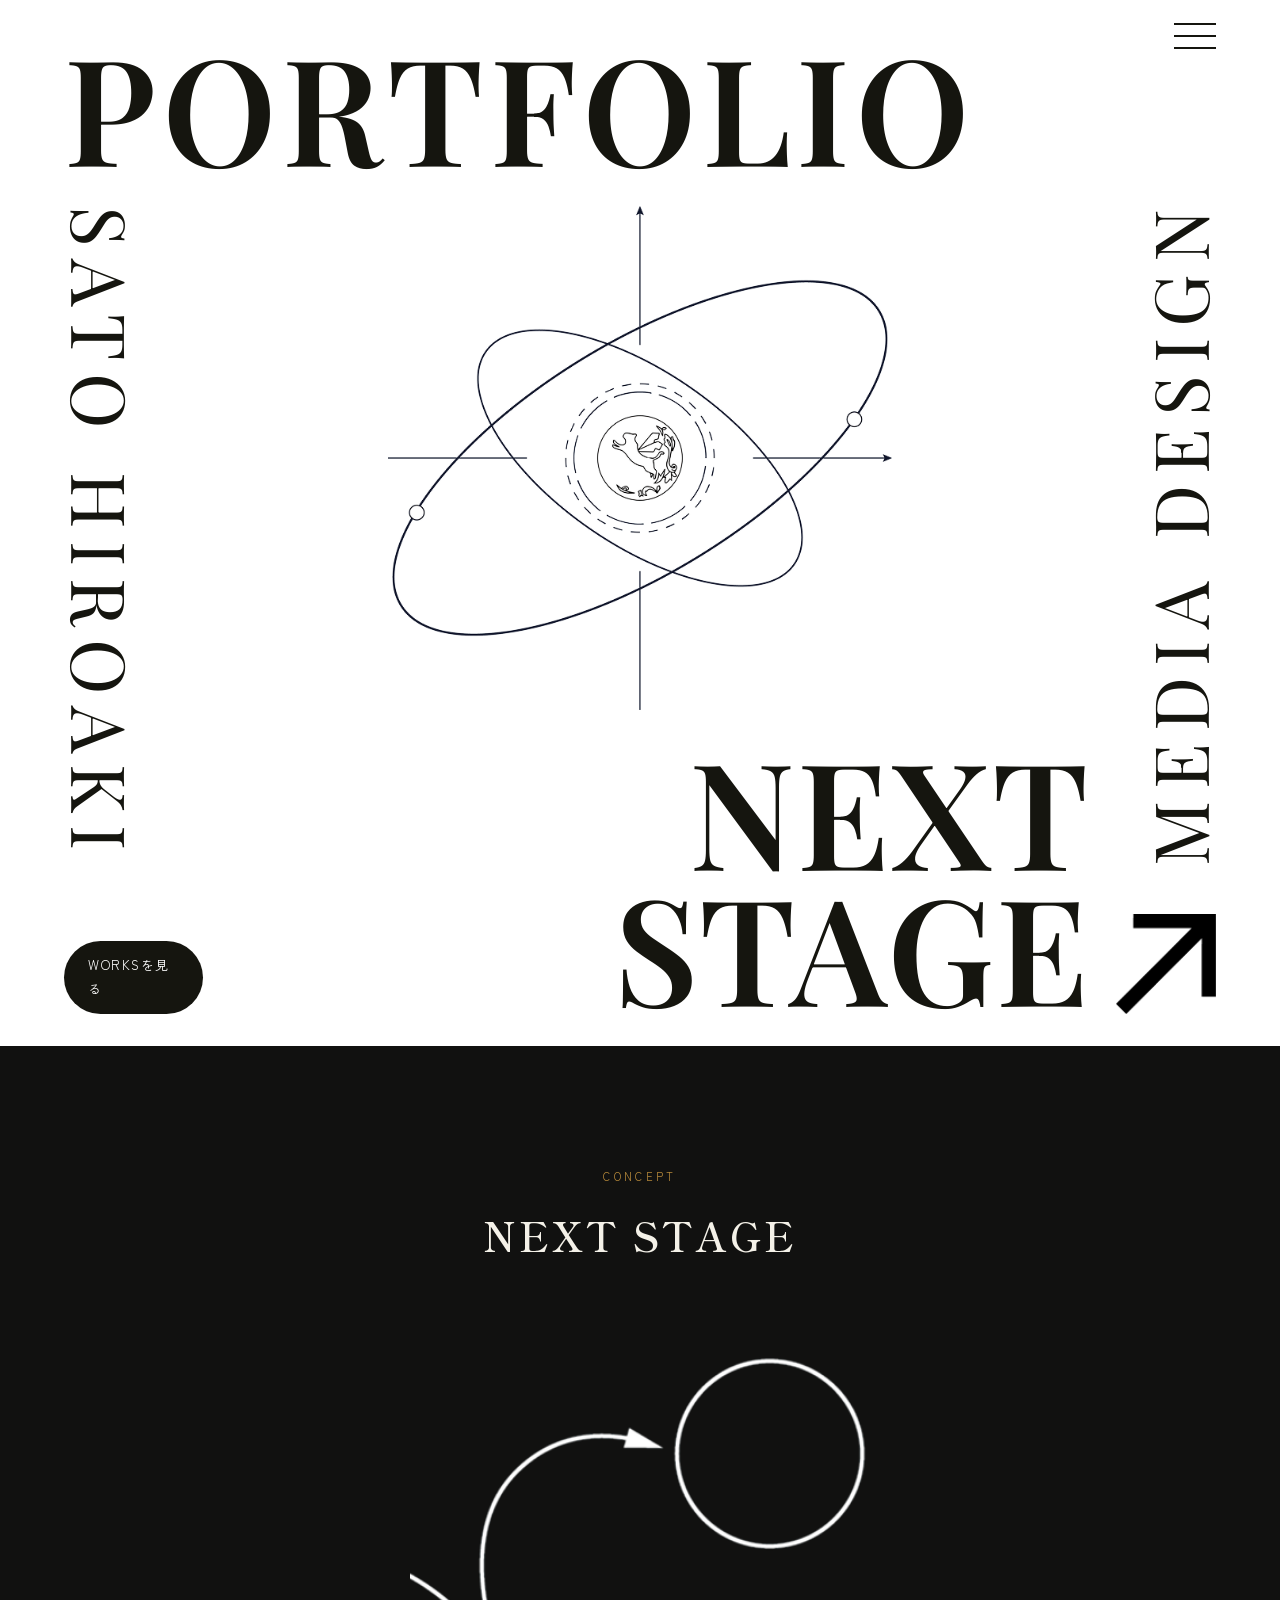
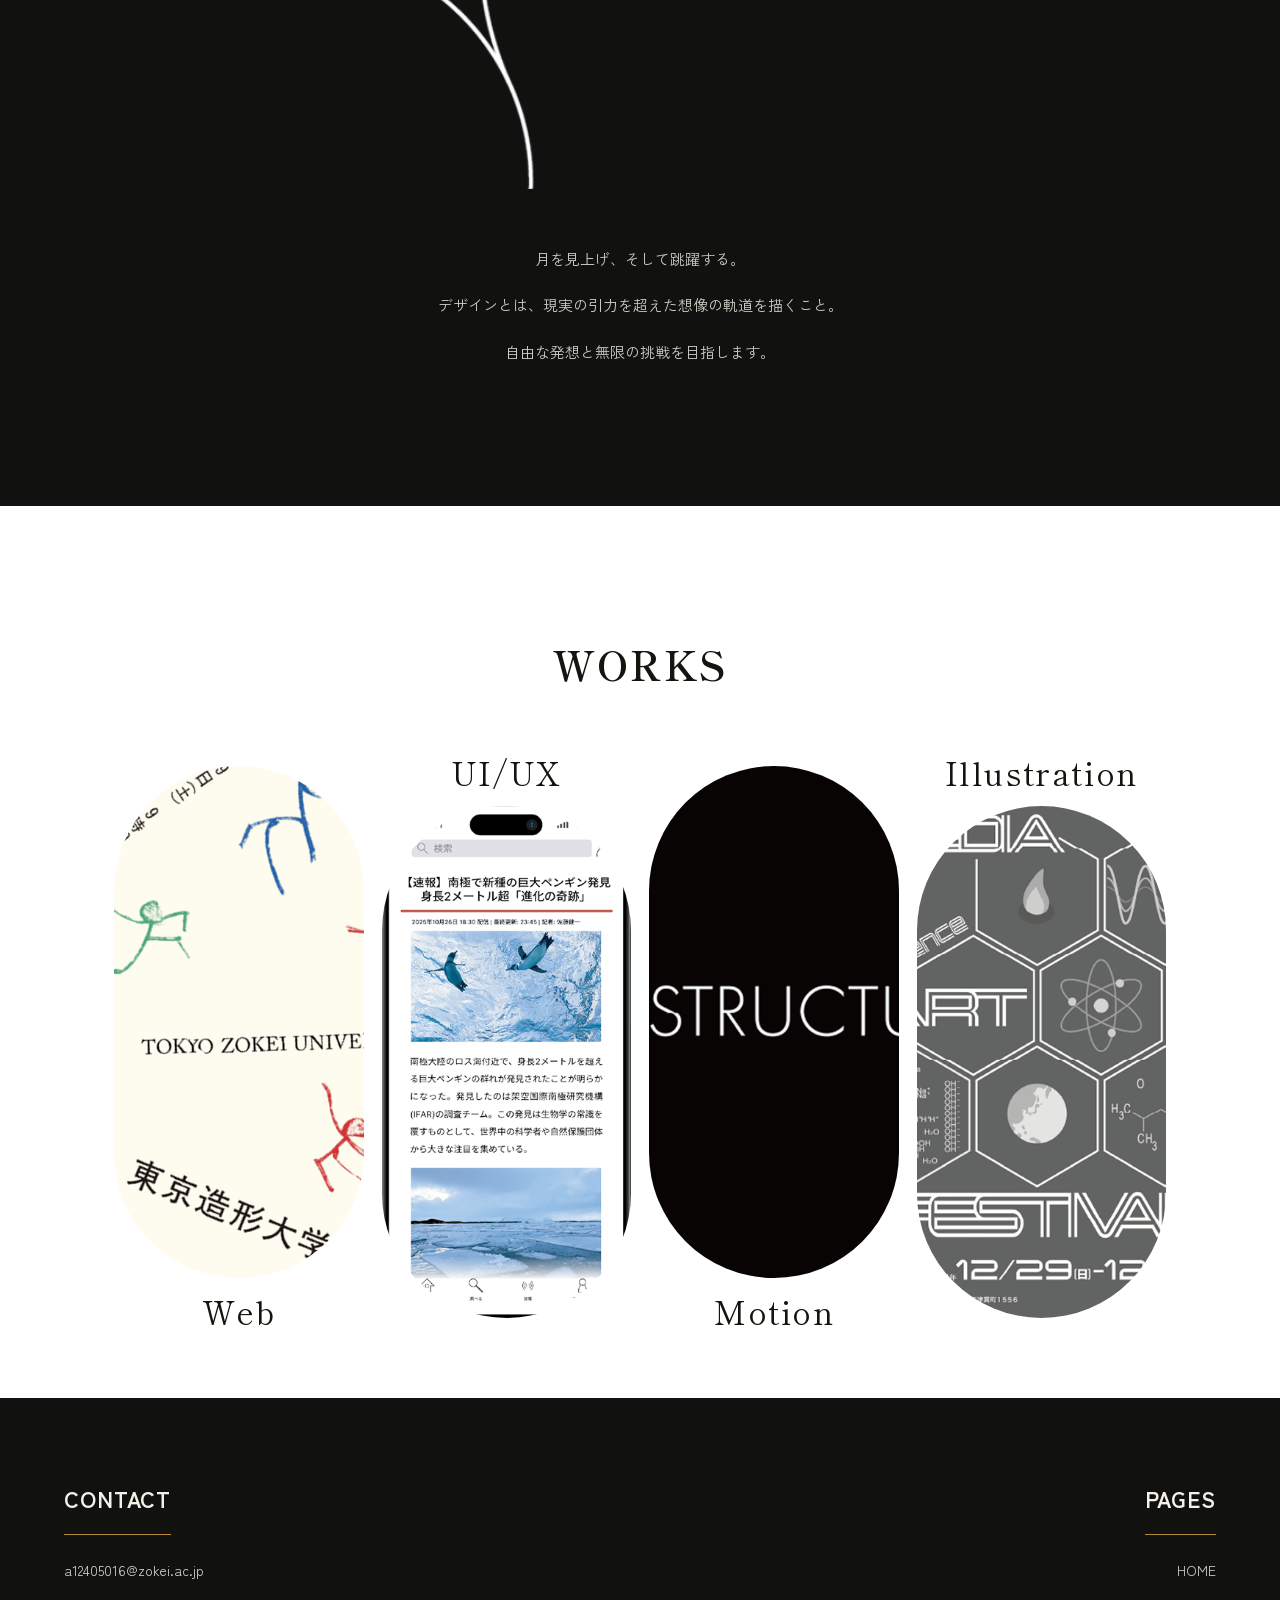
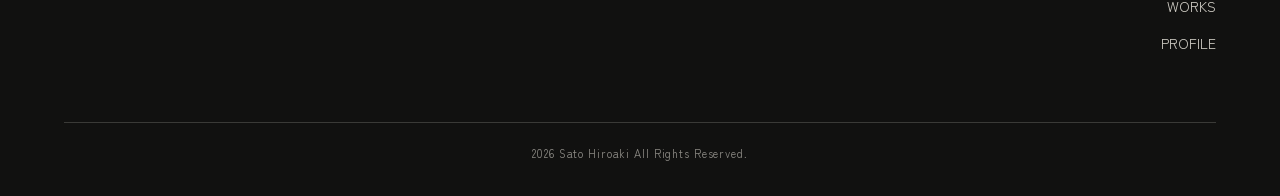
<file: index.html>
<!DOCTYPE html>
<html lang="ja">

<head>
  <meta charset="UTF-8">
  <meta name="viewport" content="width=device-width, initial-scale=1.0">
  <title>PORTFOLIO | Sato Hiroaki</title>
  <meta name="robots" content="noindex">
  <meta name="description" content="Sato Hiroakiのポートフォリオサイトです。イラスト、Web、UI/UX、モーションデザインなどの作品を紹介しています。">
  <meta name="author" content="Sato Hiroaki">
  <meta name="title" content="Sato Hiroaki Portfolio">
  <link rel="preconnect" href="https://fonts.googleapis.com">
  <link rel="preconnect" href="https://fonts.gstatic.com" crossorigin>
  <link
    href="https://fonts.googleapis.com/css2?family=Playfair+Display:wght@400;500;600;700&family=Shippori+Mincho:wght@500;600;700&family=Zen+Kaku+Gothic+New:wght@400;500;700&display=swap"
    rel="stylesheet">
  <link rel="icon" href="images/favicon.png">
  <link rel="stylesheet" href="css/style.css">
  <link rel="stylesheet" href="css/footer.css">
</head>

<body class="is-loading">

  <!-- ============ HEADER ============ -->
  <header class="site-header home-header">
    <button class="menu-btn" aria-label="メニューを開く" aria-expanded="false" aria-controls="global-nav">
      <span></span><span></span><span></span>
    </button>
  </header>

  <nav class="nav-overlay" id="global-nav">
    <ul>
      <li><a href="index.html">HOME</a></li>
      <li><a href="html/works.html">WORKS</a></li>
      <li><a href="html/profile.html">PROFILE</a></li>
    </ul>
  </nav>

  <!-- ============ HERO ============ -->
  <section class="hero">
    <div class="hero-brand">
      <a class="logo" href="index.html">PORTFOLIO</a>
    </div>
    <div class="hero-vert left">SATO HIROAKI</div>
    <div class="hero-vert right">MEDIA DESIGN</div>

    <div class="orbit-wrap">
      <img class="orbit" src="images/heroimage.png" alt="">
    </div>

    <div class="hero-foot">
      <div class="hero-title">
        <a class="pill-btn" href="html/works.html">WORKSを見る</a>
        <h1>NEXT STAGE</h1>
        <a class="arrow-badge" href="html/works.html" aria-label="WORKSへ">
          <img src="images/arrow.png" alt="">
        </a>
      </div>
    </div>
  </section>

  <!-- ============ CONCEPT ============ -->
  <section class="concept">
    <div class="wrap">
      <span class="eyebrow">CONCEPT</span>
      <h2>NEXT STAGE</h2>

      <div class="concept-orbit">
        <img src="images/nextstageicon.png" alt="NEXT STAGE" class="concept-orbit-img">
      </div>

      <div class="concept-copy">
        <p>月を見上げ、そして跳躍する。</p>
        <p>デザインとは、現実の引力を超えた想像の軌道を描くこと。</p>
        <p>自由な発想と無限の挑戦を目指します。</p>
      </div>
    </div>
  </section>

  <!-- ============ WORKS PREVIEW ============ -->
  <section class="works-preview">
    <div class="wrap">
      <h2 class="section-title">WORKS</h2>
      <div class="pill-grid">
        <a class="pill-card on-light" href="html/works.html#website">
          <div class="ph2"></div>
          <span>Web</span>
        </a>
        <a class="pill-card on-light" href="html/works.html#uiux">
          <div class="ph3"></div>
          <span>UI/UX</span>
        </a>
        <a class="pill-card on-dark" href="html/works.html#motion">
          <div class="ph4"></div>
          <span>Motion</span>
        </a>
        <a class="pill-card on-light" href="html/works.html#illustration">
          <div class="ph1"></div>
          <span>Illustration</span>
        </a>
      </div>
    </div>
  </section>

  <footer class="site-footer">
    <div class="footer-grid">
      <div class="footer-col">
        <h3>CONTACT</h3>
        <a href="mailto:a12405016@zokei.ac.jp">a12405016@zokei.ac.jp</a>
      </div>
      <div class="footer-col right">
        <h3>PAGES</h3>
        <a href="index.html">HOME</a>
        <a href="html/works.html">WORKS</a>
        <a href="html/profile.html">PROFILE</a>
      </div>
    </div>
    <div class="footer-bottom">2026 Sato Hiroaki All Rights Reserved.</div>
  </footer>


  <div id="loading" aria-hidden="true">
    <div class="loading-inner">
      <div class="loading-ring-wrap">
        <svg class="loading-ring" viewBox="0 0 240 240" width="200" height="200">
          <circle class="ring-track" cx="120" cy="120" r="100" />
          <circle class="ring-dash" cx="120" cy="120" r="118" />
          <circle class="ring-progress" cx="120" cy="120" r="100" transform="rotate(-90 120 120)" />
          <circle class="ring-dot" cx="120" cy="20" r="5" />
        </svg>
        <img src="images/profileicon.png" alt="" class="loading-icon">
      </div>
      <div class="loading-percent">0%</div>
    </div>
  </div>

  <script src="js/script.js"></script>
</body>

</html>
</file>
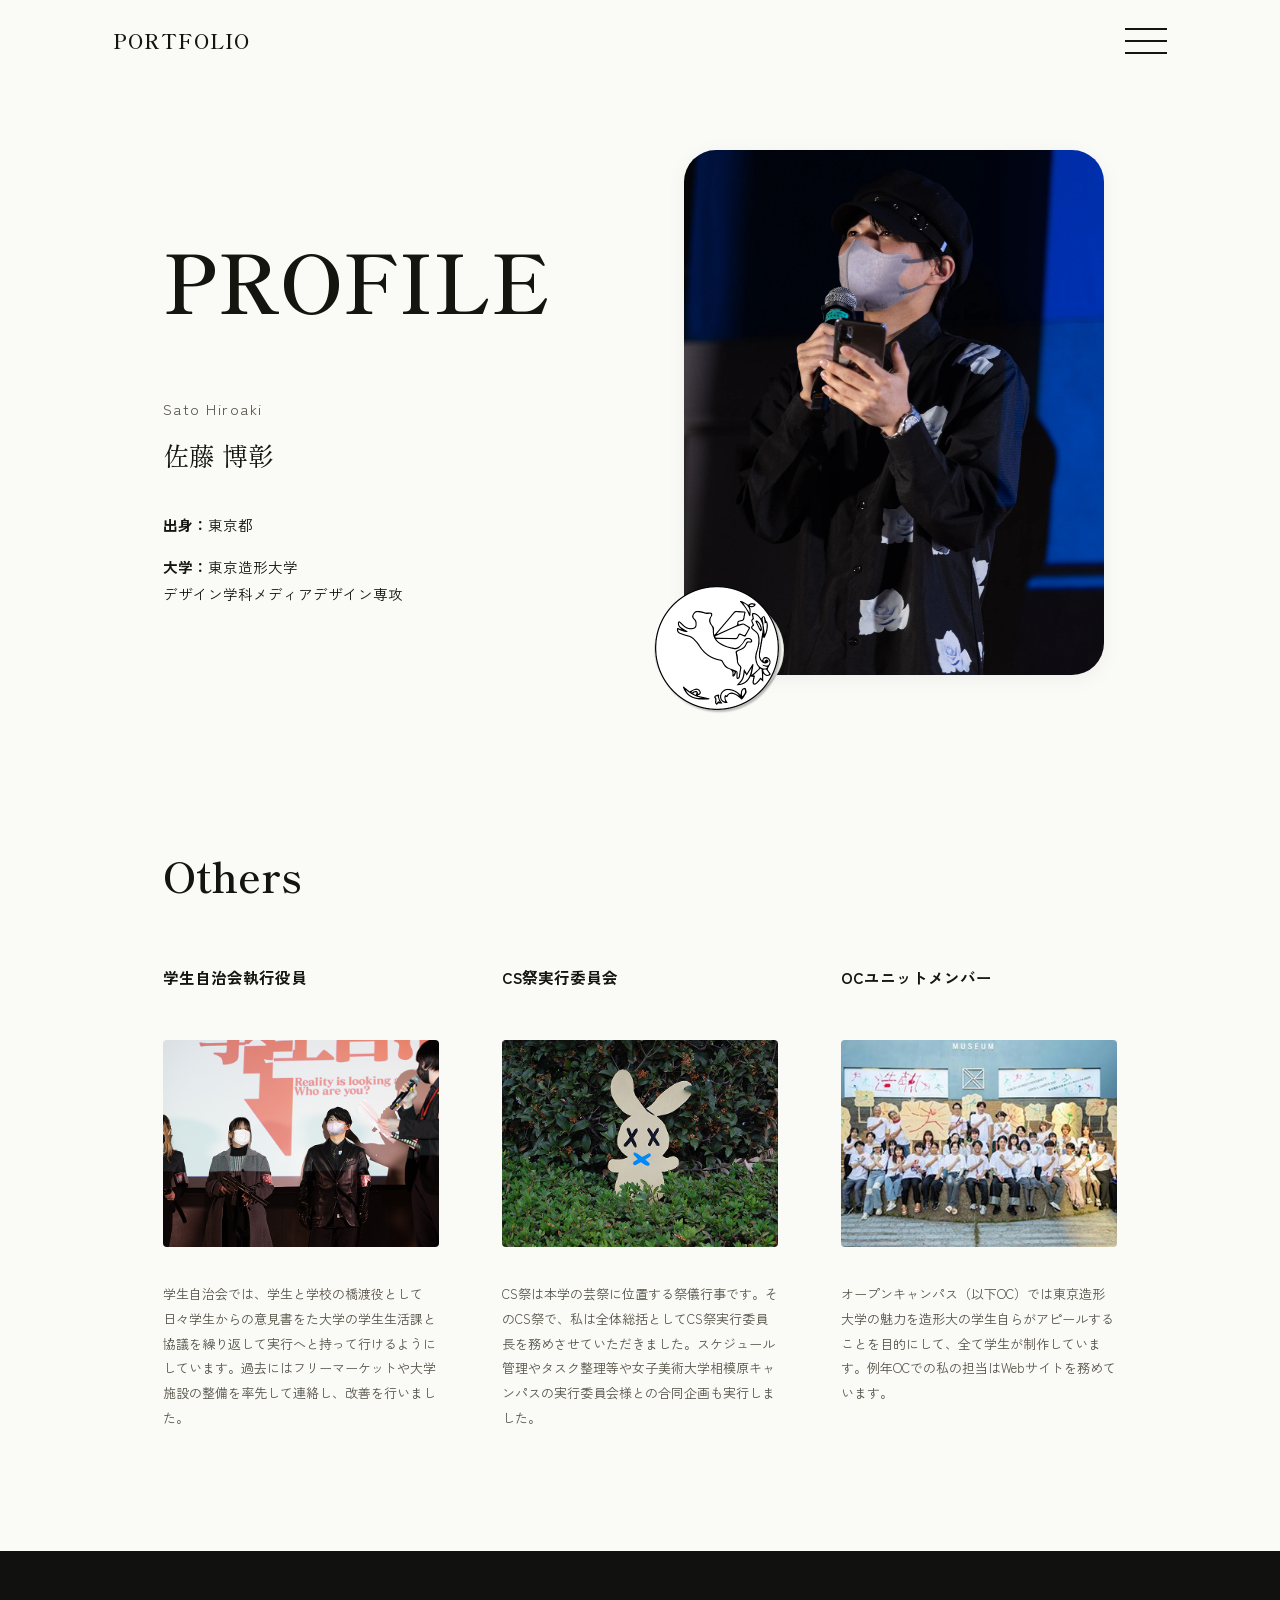
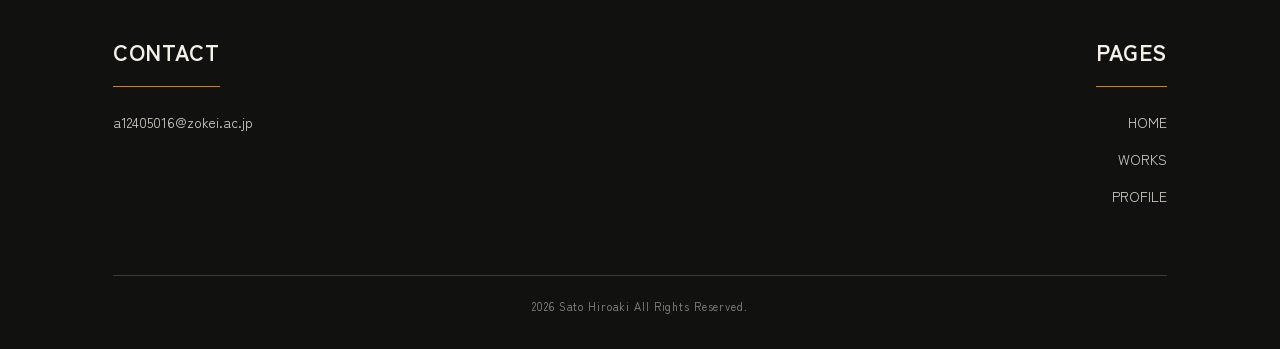
<file: html/profile.html>
<!DOCTYPE html>
<html lang="ja">

<head>
  <meta charset="UTF-8">
  <meta name="viewport" content="width=device-width, initial-scale=1.0">
  <title>PROFILE | Sato Hiroaki</title>
  <link rel="preconnect" href="https://fonts.googleapis.com">
  <link rel="preconnect" href="https://fonts.gstatic.com" crossorigin>
  <link
    href="https://fonts.googleapis.com/css2?family=Shippori+Mincho:wght@500;600;700&family=Zen+Kaku+Gothic+New:wght@400;500;700&display=swap"
    rel="stylesheet">
  <link rel="icon" href="../images/favicon.png">
  <link rel="stylesheet" href="../css/profile.css">
  <link rel="stylesheet" href="../css/footer.css">

</head>

<body>

  <header class="site-header">
    <a class="logo" href="../index.html">PORTFOLIO</a>
    <button class="menu-btn" aria-label="メニューを開く" aria-expanded="false" aria-controls="global-nav">
      <span></span><span></span><span></span>
    </button>
  </header>

  <nav class="nav-overlay" id="global-nav">
    <ul>
      <li><a href="../index.html">HOME</a></li>
      <li><a href="works.html">WORKS</a></li>
      <li><a href="profile.html">PROFILE</a></li>
    </ul>
  </nav>

  <section class="profile-hero">
    <div>
      <h1>PROFILE</h1>
      <div class="profile-name">
        <span class="en">Sato Hiroaki</span>
        <span class="jp">佐藤 博彰</span>
      </div>
      <div class="profile-facts">
        <p><b>出身：</b>東京都</p>
        <p><b>大学：</b>東京造形大学<br>デザイン学科メディアデザイン専攻</p>
      </div>
    </div>
    <div class="profile-photo">
      <div class="ph">
        <img src="../images/sato-hiroaki.webp" alt="佐藤博彰">
      </div>
      <div class="badge">
        <img src="../images/profileicon.png" alt="">
      </div>
    </div>
  </section>

  <section class="others">
    <h2>Others</h2>
    <div class="others-grid">

      <article class="others-card">
        <h3>学生自治会執行役員</h3>
        <div class="ph">
          <a href="https://x.com/TZU_jichikai" target="_blank" rel="noopener noreferrer">
            <img src="../images/profilejiichikai.png" alt="">
          </a>
        </div>
        <p>学生自治会では、学生と学校の橋渡役として日々学生からの意見書をた大学の学生生活課と協議を繰り返して実行へと持って行けるようにしています。過去にはフリーマーケットや大学施設の整備を率先して連絡し、改善を行いました。
        </p>
      </article>

      <article class="others-card">
        <h3>CS祭実行委員会</h3>
        <div class="ph">
          <a href="https://x.com/cs_fes_" target="_blank" rel="noopener noreferrer">
            <img src="../images/profilecsf.png" alt="">
          </a>

        </div>
        <p>
          CS祭は本学の芸祭に位置する祭儀行事です。そのCS祭で、私は全体総括としてCS祭実行委員長を務めさせていただきました。スケジュール管理やタスク整理等や女子美術大学相模原キャンパスの実行委員会様との合同企画も実行しました。
        </p>
      </article>

      <article class="others-card">
        <h3>OCユニットメンバー</h3>
        <div class="ph">
          <a href="https://x.com/TZUOPENCAMPUS" target="_blank" rel="noopener noreferrer">
            <img src="../images/profileoc.png" alt="">
          </a>
        </div>
        <p>オープンキャンパス（以下OC）では東京造形大学の魅力を造形大の学生自らがアピールすることを目的にして、全て学生が制作しています。例年OCでの私の担当はWebサイトを務めています。</p>
      </article>

    </div>
  </section>

  <footer class="site-footer">
    <div class="footer-grid">
      <div class="footer-col">
        <h3>CONTACT</h3>
        <a href="mailto:a12405016@zokei.ac.jp">a12405016@zokei.ac.jp</a>
      </div>
      <div class="footer-col right">
        <h3>PAGES</h3>
        <a href="../index.html">HOME</a>
        <a href="works.html">WORKS</a>
        <a href="profile.html">PROFILE</a>
      </div>
    </div>
    <div class="footer-bottom">2026 Sato Hiroaki All Rights Reserved.</div>
  </footer>

  <script src="../js/script.js"></script>
</body>

</html>
</file>
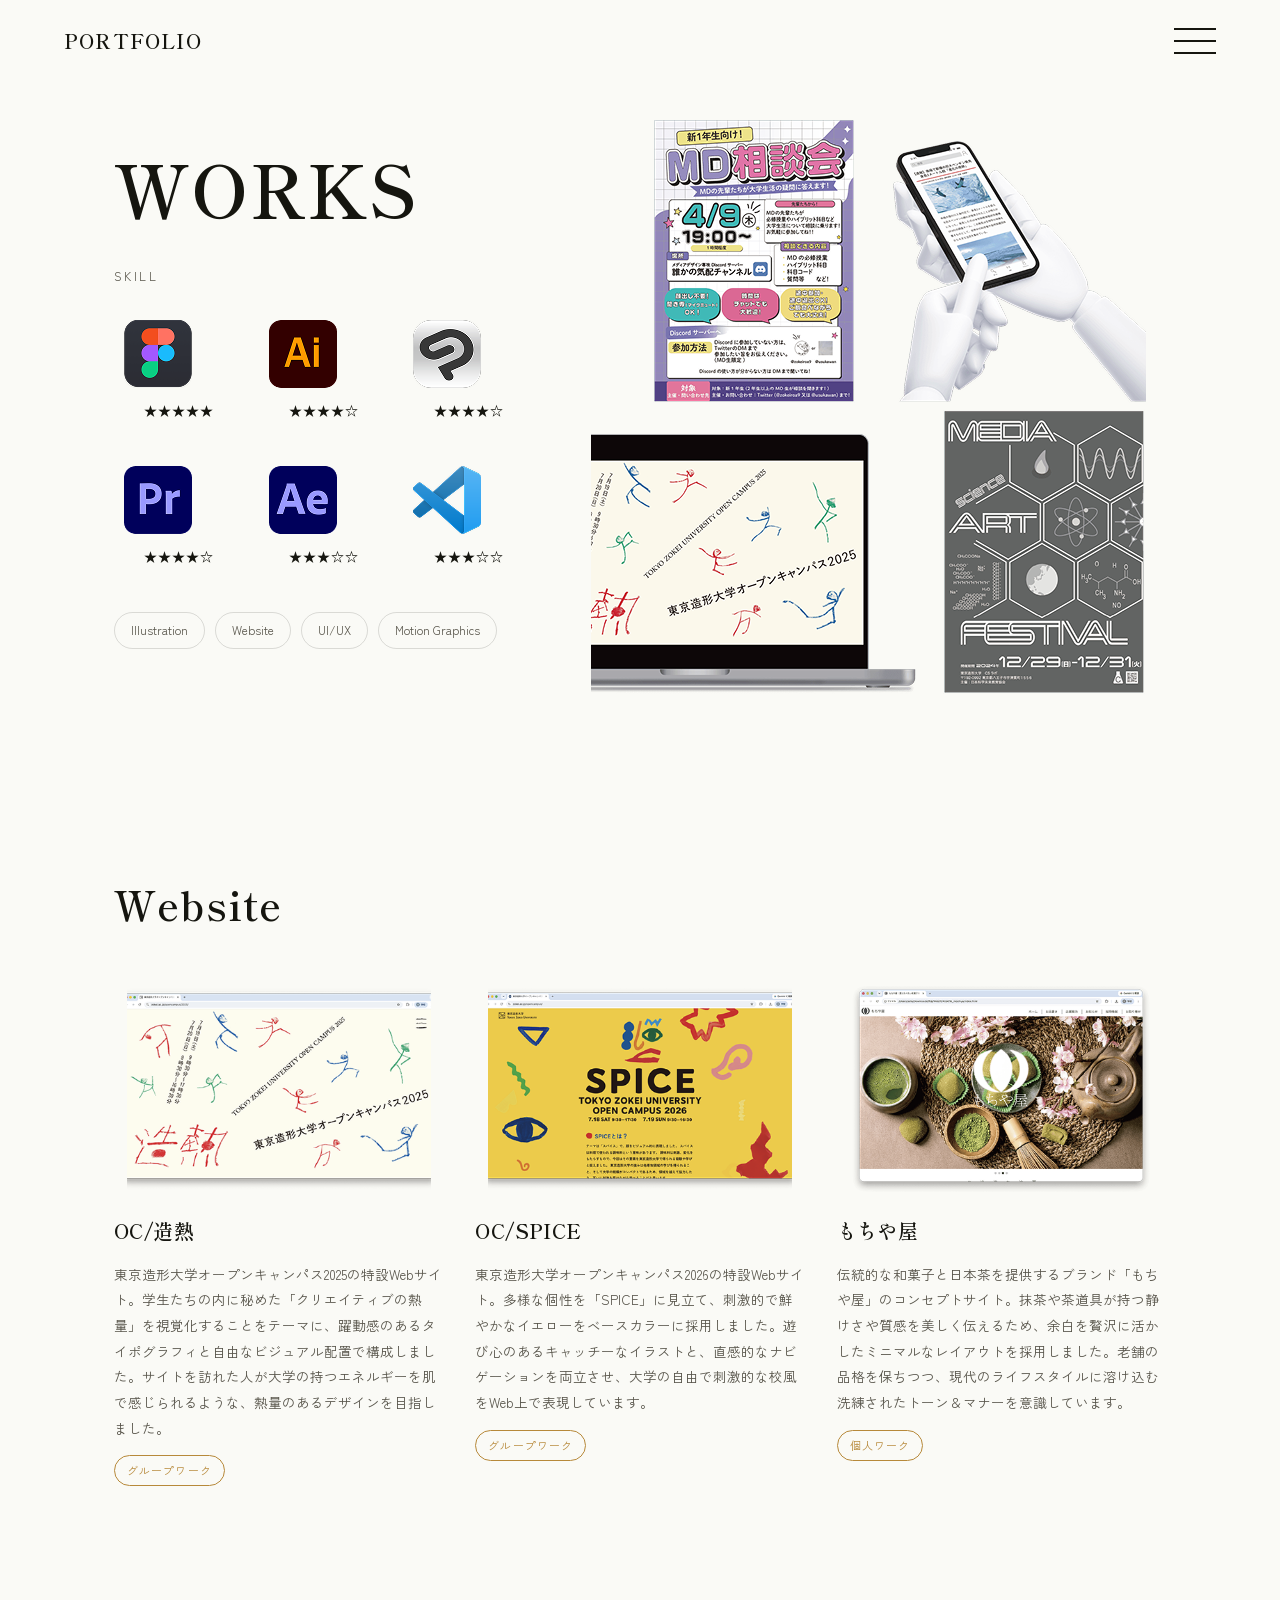
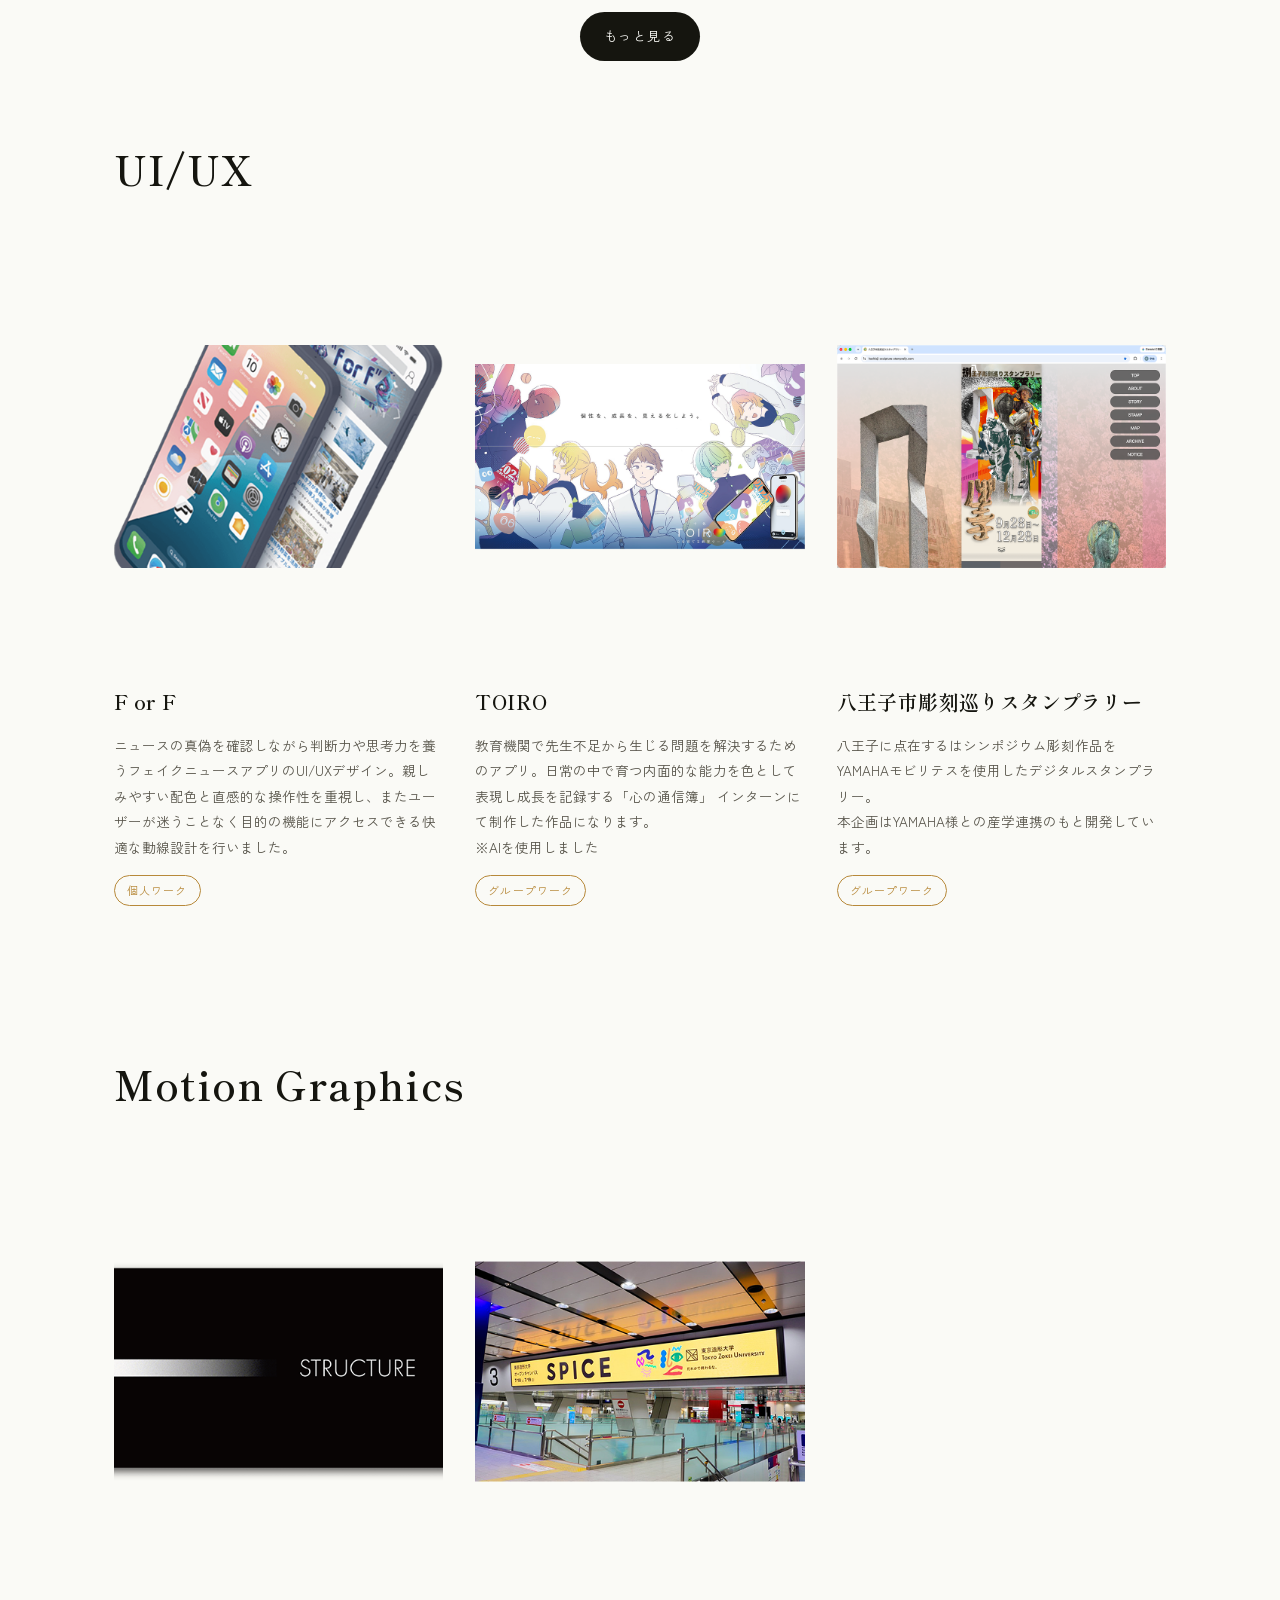
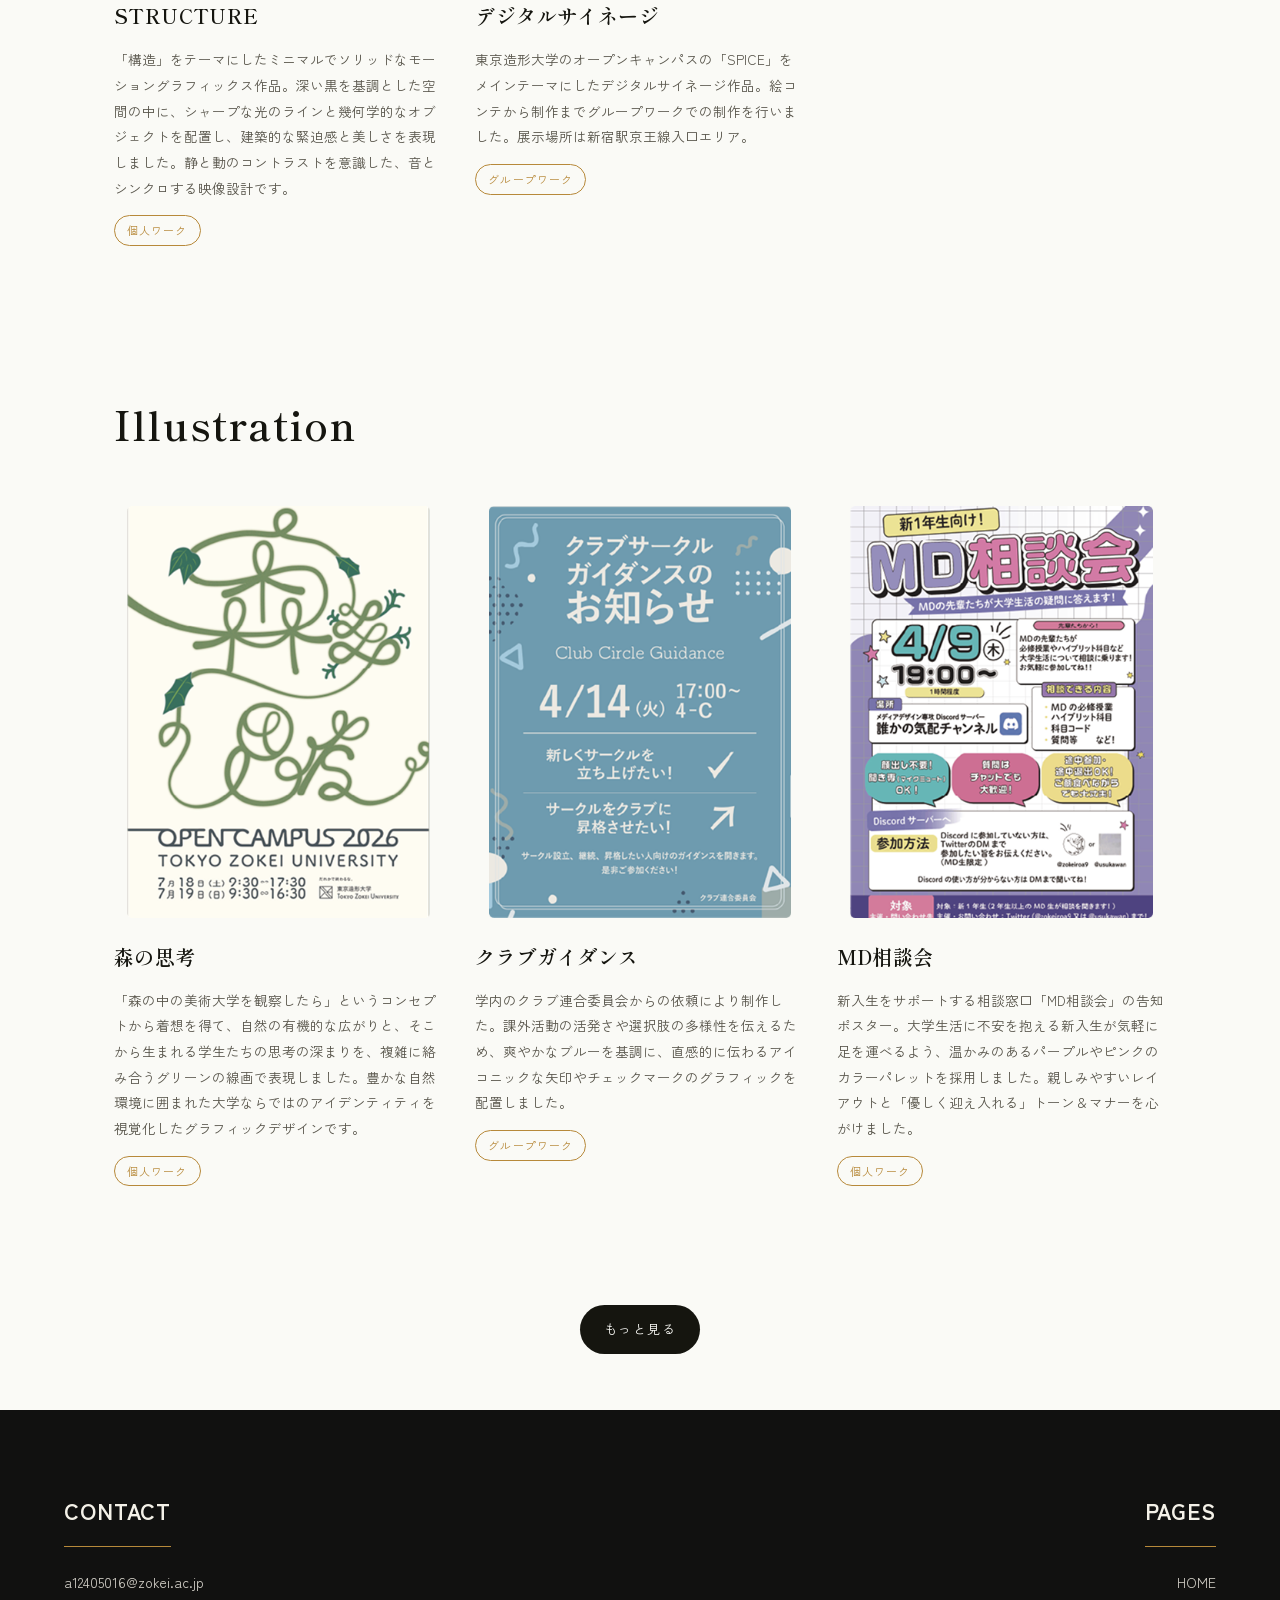
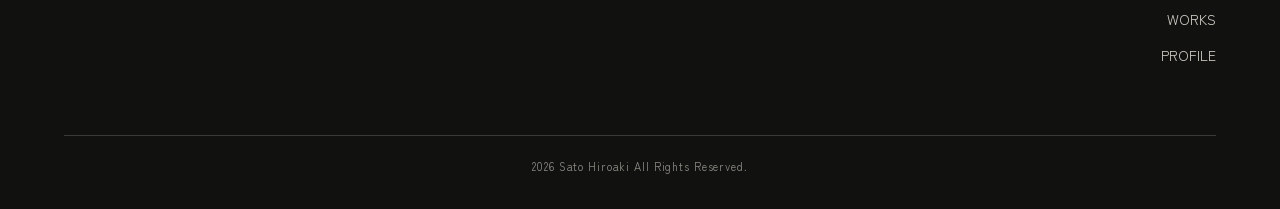
<file: html/works.html>
<!DOCTYPE html>
<html lang="ja">

<head>
  <meta charset="UTF-8">
  <meta name="viewport" content="width=device-width, initial-scale=1.0">
  <title>WORKS | Sato Hiroaki</title>
  <link rel="preconnect" href="https://fonts.googleapis.com">
  <link rel="preconnect" href="https://fonts.gstatic.com" crossorigin>
  <link
    href="https://fonts.googleapis.com/css2?family=Shippori+Mincho:wght@500;600;700&family=Zen+Kaku+Gothic+New:wght@400;500;700&display=swap"
    rel="stylesheet">
  <link rel="icon" href="../images/favicon.png">
  <link rel="stylesheet" href="../css/works.css">
  <link rel="stylesheet" href="../css/footer.css">

</head>

<body>

  <header class="site-header">
    <a class="logo" href="../index.html">PORTFOLIO</a>
    <button class="menu-btn" aria-label="メニューを開く" aria-expanded="false" aria-controls="global-nav">
      <span></span><span></span><span></span>
    </button>
  </header>

  <nav class="nav-overlay" id="global-nav">
    <ul>
      <li><a href="../index.html">HOME</a></li>
      <li><a href="works.html">WORKS</a></li>
      <li><a href="profile.html">PROFILE</a></li>
    </ul>
  </nav>

  <main class="works-page">
    <section class="works-hero">
      <div class="works-hero__intro">
        <div class="page-head">
          <h1>WORKS</h1>
        </div>

        <div class="skills">
          <span class="skills-eyebrow">SKILL</span>
          <div class="skills-grid">
            <div class="skill-chip">
              <span class="name">
                <img src="../images/figmaicon.png" alt="Figmaのアイコン" class="skill-icon">
              </span>
              <span class="stars">★★★★★</span>
            </div>
            <div class="skill-chip">
              <span class="name">
                <img src="../images/irareicon.png" alt="Adobe Illustratorのアイコン" class="skill-icon">
              </span>
              <span class="stars">★★★★☆</span>
            </div>
            <div class="skill-chip"><span class="name">
                <img src="../images/clipicon.png" alt="クリスタのアイコン" class="skill-icon"></span>
              <span class="stars">★★★★☆</span>
            </div>
            <div class="skill-chip">
              <span class="name">
                <img src="../images/pricon.png" alt="Adobe Premiere Proのアイコン" class="skill-icon"></span>
              <span class="stars">★★★★☆</span>
            </div>
            <div class="skill-chip">
              <span class="name">
                <img src="../images/aeicon.png" alt="Adobe After Effectsのアイコン" class="skill-icon"></span>
              <span class="stars">★★★☆☆</span>
            </div>
            <div class="skill-chip">
              <span class="name">
                <img src="../images/VSicon.png" alt="Visual Studio Codeのアイコン" class="skill-icon"></span>
              <span class="stars">★★★☆☆</span>
            </div>
          </div>
          <div class="category-tags">
            <span>Illustration</span>
            <span>Website</span>
            <span>UI/UX</span>
            <span>Motion Graphics</span>
          </div>
        </div>
      </div>

      <div class="works-hero__gallery">
        <article class="hero-card hero-card--large">
          <picture>
            <img src="../images/work-heroimage.png" alt="work-heroイメージ">
          </picture>
        </article>
      </div>
    </section>

    <!-- ============ WEBSITE ============ -->
    <section class="category-section" id="website">
      <h2>Website</h2>
      <div class="work-grid">
        <article class="work-card wide">
          <div class="ph">
            <a href="https://www.zokei.ac.jp/opencampus/2025/" target="_blank" rel="noopener noreferrer">
              <picture>
                <img src="../images/web1.png" alt="OC/SPICEのスクリーンショット">
              </picture>
            </a>
          </div>
          <h3>OC/造熱</h3>
          <p class="desc">
            東京造形大学オープンキャンパス2025の特設Webサイト。学生たちの内に秘めた「クリエイティブの熱量」を視覚化することをテーマに、躍動感のあるタイポグラフィと自由なビジュアル配置で構成しました。サイトを訪れた人が大学の持つエネルギーを肌で感じられるような、熱量のあるデザインを目指しました。
          </p>
          <span class="tag">グループワーク</span>
        </article>

        <article class="work-card wide">
          <div class="ph">
            <a href="https://www.zokei.ac.jp/opencampus/" target="_blank" rel="noopener noreferrer">
              <picture>
                <img src="../images/web2.png" alt="OC/SPICEのスクリーンショット">
              </picture>
            </a>
          </div>
          <h3>OC/SPICE</h3>
          <p class="desc">
            東京造形大学オープンキャンパス2026の特設Webサイト。多様な個性を「SPICE」に見立て、刺激的で鮮やかなイエローをベースカラーに採用しました。遊び心のあるキャッチーなイラストと、直感的なナビゲーションを両立させ、大学の自由で刺激的な校風をWeb上で表現しています。
          </p>
          <span class="tag">グループワーク</span>
        </article>

        <article class="work-card wide">
          <div class="ph">
            <a href="https://a12405016.github.io/mochiya/" target="_blank" rel="noopener noreferrer">
              <picture>
                <img src="../images/web3.png" alt="もちや屋のスクリーンショット">
              </picture>
            </a>
          </div>
          <h3>もちや屋</h3>
          <p class="desc">
            伝統的な和菓子と日本茶を提供するブランド「もちや屋」のコンセプトサイト。抹茶や茶道具が持つ静けさや質感を美しく伝えるため、余白を贅沢に活かしたミニマルなレイアウトを採用しました。老舗の品格を保ちつつ、現代のライフスタイルに溶け込む洗練されたトーン＆マナーを意識しています。
          </p>
          <span class="tag">個人ワーク</span>
        </article>

      </div>
    </section>
    <div style="text-align:center; margin-top:56px;">
      <a class="pill-btn" href="worksmore_web.html">もっと見る</a>
    </div>

    <!-- ============ UI/UX ============ -->
    <section class="category-section" id="uiux">
      <h2>UI/UX</h2>
      <div class="work-grid">

        <article class="work-card">
          <div class="ph">
            <a href="https://www.figma.com/proto/9x1lpolzCxAQ568kB3yJ9b/MD%E5%88%B6%E4%BD%9C%E6%BC%94%E7%BF%92A?node-id=40-1666&p=f&viewport=143%2C248%2C0.1&t=c7XqLtqU3UAabnhq-1&scaling=scale-down&content-scaling=fixed&starting-point-node-id=40%3A1666&show-proto-sidebar=1&page-id=40%3A1237"
              target="_blank" rel="noopener noreferrer">
              <picture>
                <img src="../images/ui:ux1.png" alt="ForF作品">
              </picture>
            </a>
          </div>
          <h3>F or F</h3>
          <p class="desc">
            ニュースの真偽を確認しながら判断力や思考力を養うフェイクニュースアプリのUI/UXデザイン。親しみやすい配色と直感的な操作性を重視し、またユーザーが迷うことなく目的の機能にアクセスできる快適な動線設計を行いました。
          </p>
          <span class="tag">個人ワーク</span>
        </article>
        <article class="work-card">
          <div class="ph">
            <a href="https://a12405016.github.io/ironote.jp/" target="_blank" rel="noopener noreferrer">
              <picture>
                <img src="../images/ui:ux2.png" alt="TOIRO">
              </picture>
            </a>
          </div>
          <h3>TOIRO</h3>
          <p class="desc">
            教育機関で先生不足から生じる問題を解決するためのアプリ。日常の中で育つ内面的な能力を色として表現し成長を記録する「心の通信簿」
            インターンにて制作した作品になります。
            <br>※AIを使用しました
          </p>
          <span class="tag">グループワーク</span>
        </article>
        <article class="work-card">
          <div class="ph">
            <a href="https://a12405016.github.io/Hachioji-Sculpture-Tour-Website/index.html" target="_blank"
              rel="noopener noreferrer">
              <picture>
                <img src="../images/ui:ux3.png" alt="ForF作品">
              </picture>
            </a>
          </div>
          <h3>八王子市彫刻巡りスタンプラリー</h3>
          <p class="desc">
            八王子に点在するはシンポジウム彫刻作品をYAMAHAモビリテスを使用したデジタルスタンプラリー。
            <br>本企画はYAMAHA様との産学連携のもと開発しています。
          </p>
          <span class="tag">グループワーク</span>
        </article>

      </div>
    </section>

    <!-- ============ MOTION GRAPHICS ============ -->
    <section class="category-section" id="motion">
      <h2>Motion Graphics</h2>
      <div class="work-grid">

        <article class="work-card">
          <div class="ph dark">
            <a href="https://youtu.be/ubGHrnfFHYo" target="_blank" rel="noopener noreferrer">
              <picture>
                <img src="../images/motion1.png" alt="STRUCTUREイメージ画像">
              </picture>
            </a>
          </div>
          <h3>STRUCTURE</h3>
          <p class="desc">
            「構造」をテーマにしたミニマルでソリッドなモーショングラフィックス作品。深い黒を基調とした空間の中に、シャープな光のラインと幾何学的なオブジェクトを配置し、建築的な緊迫感と美しさを表現しました。静と動のコントラストを意識した、音とシンクロする映像設計です。
          </p>
          <span class="tag">個人ワーク</span>
        </article>

        <article class="work-card">
          <div class="ph">
            <a href="https://x.com/TokyoZokeiUniv/status/2072483291324961192" target="_blank" rel="noopener noreferrer">
              <picture>
                <img src="../images/motion2.png" alt="OCデジタルサイネージ画像">
              </picture>
            </a>
          </div>
          <h3>デジタルサイネージ</h3>
          <p class="desc">東京造形大学のオープンキャンパスの「SPICE」をメインテーマにしたデジタルサイネージ作品。絵コンテから制作までグループワークでの制作を行いました。展示場所は新宿駅京王線入口エリア。
          </p>
          <span class="tag">グループワーク</span>
        </article>

      </div>
    </section>

    <!-- ============ ILLUSTRATION ============ -->
    <section class="category-section" id="illustration">
      <h2>Illustration</h2>
      <div class="work-grid">

        <article class="work-card">
          <div class="ph">
            <picture>
              <img src="../images/illst1.png" alt="森の思考ポスター作品">
            </picture>
          </div>
          <h3>森の思考</h3>
          <p class="desc">
            「森の中の美術大学を観察したら」というコンセプトから着想を得て、自然の有機的な広がりと、そこから生まれる学生たちの思考の深まりを、複雑に絡み合うグリーンの線画で表現しました。豊かな自然環境に囲まれた大学ならではのアイデンティティを視覚化したグラフィックデザインです。
          </p>
          <span class="tag">個人ワーク</span>
        </article>

        <article class="work-card">
          <div class="ph">
            <picture>
              <img src="../images/illst2.png" alt="クラブガイダンスポスター作品">
            </picture>
          </div>
          <h3>クラブガイダンス</h3>
          <p class="desc">
            学内のクラブ連合委員会からの依頼により制作した。課外活動の活発さや選択肢の多様性を伝えるため、爽やかなブルーを基調に、直感的に伝わるアイコニックな矢印やチェックマークのグラフィックを配置しました。</p>
          <span class="tag">グループワーク</span>
        </article>

        <article class="work-card">
          <div class="ph">
            <picture>
              <img src="../images/illst3.png" alt="MD相談会ポスター作品">
            </picture>
          </div>
          <h3>MD相談会</h3>
          <p class="desc">
            新入生をサポートする相談窓口「MD相談会」の告知ポスター。大学生活に不安を抱える新入生が気軽に足を運べるよう、温かみのあるパープルやピンクのカラーパレットを採用しました。親しみやすいレイアウトと「優しく迎え入れる」トーン＆マナーを心がけました。
          </p>
          <span class="tag">個人ワーク</span>
        </article>

      </div>
    </section>

    <div style="text-align:center; margin-top:56px;">
      <a class="pill-btn last" href="worksmore_illustration.html">もっと見る</a>
    </div>

  </main>

  <footer class="site-footer">
    <div class="footer-grid">
      <div class="footer-col">
        <h3>CONTACT</h3>
        <a href="mailto:a12405016@zokei.ac.jp">a12405016@zokei.ac.jp</a>
      </div>
      <div class="footer-col right">
        <h3>PAGES</h3>
        <a href="../index.html">HOME</a>
        <a href="works.html">WORKS</a>
        <a href="profile.html">PROFILE</a>
      </div>
    </div>
    <div class="footer-bottom">2026 Sato Hiroaki All Rights Reserved.</div>
  </footer>

  <script src="../js/script.js"></script>
</body>

</html>
</file>
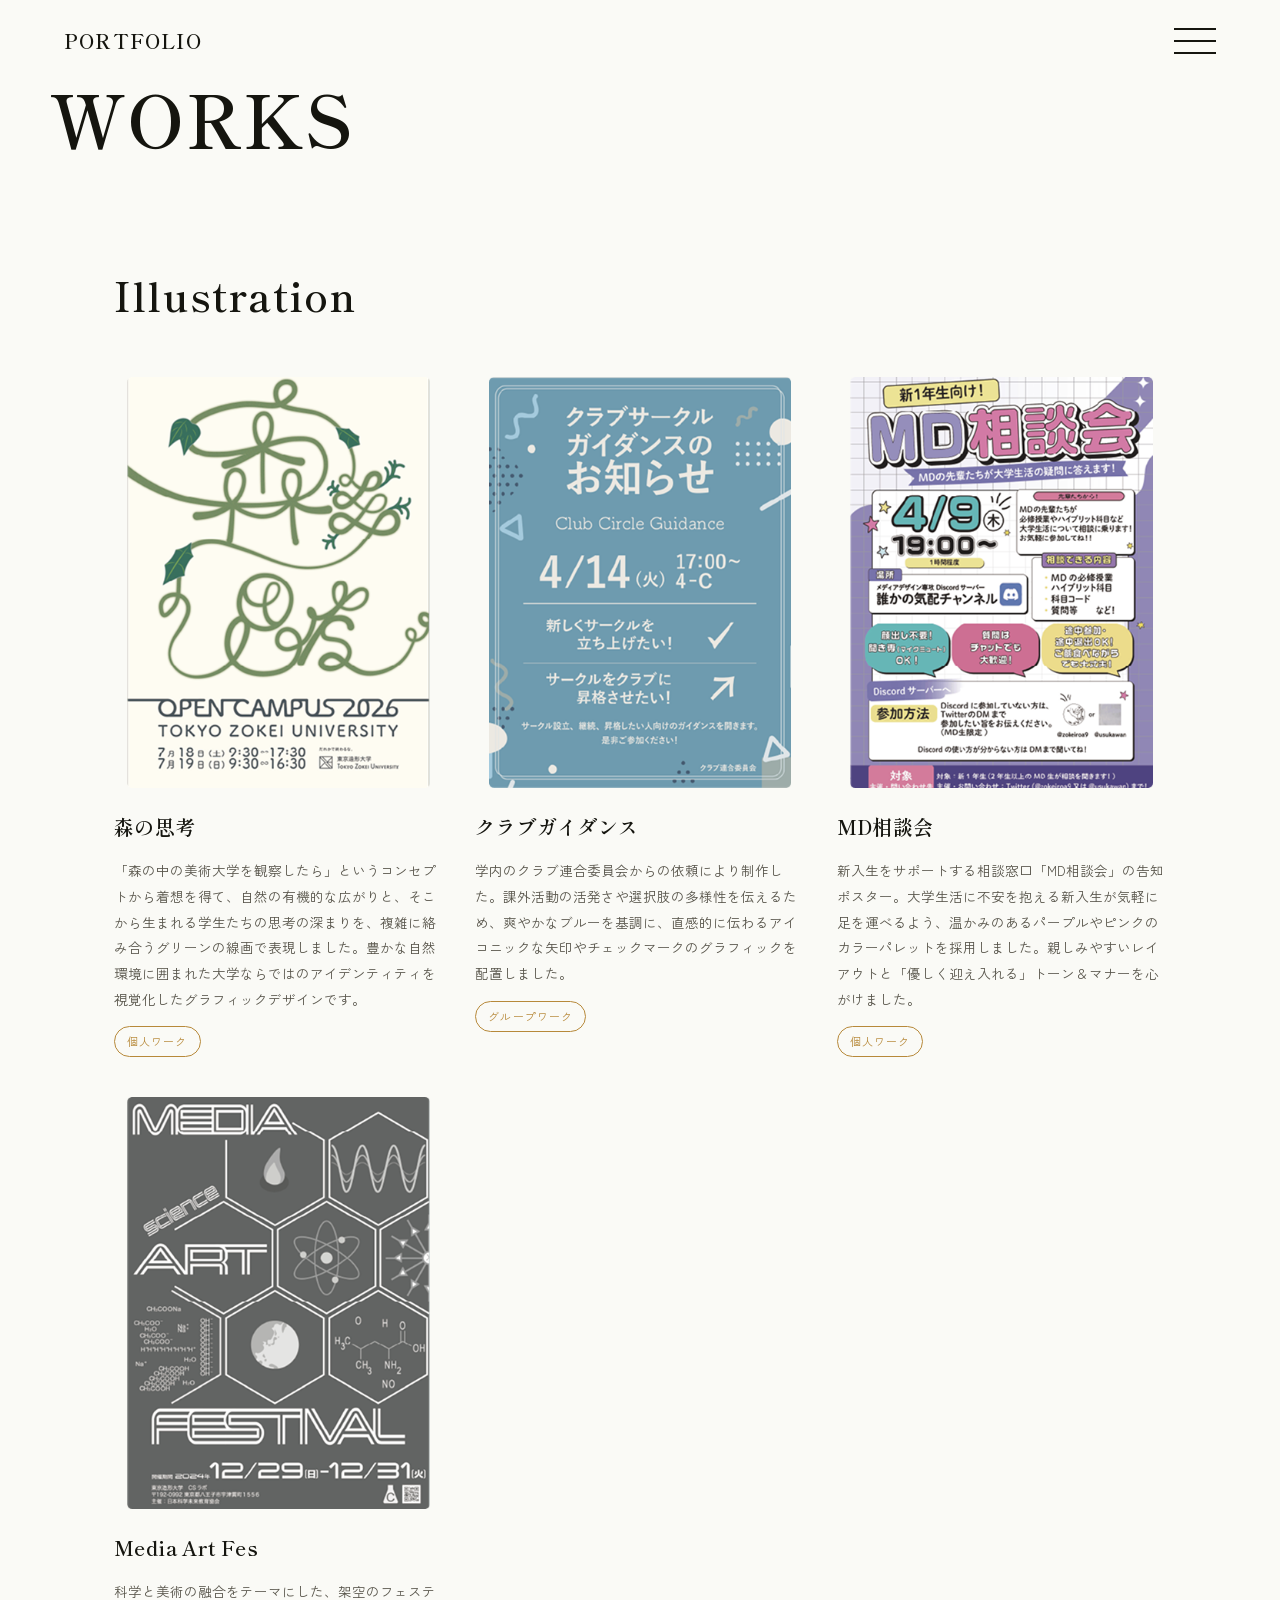
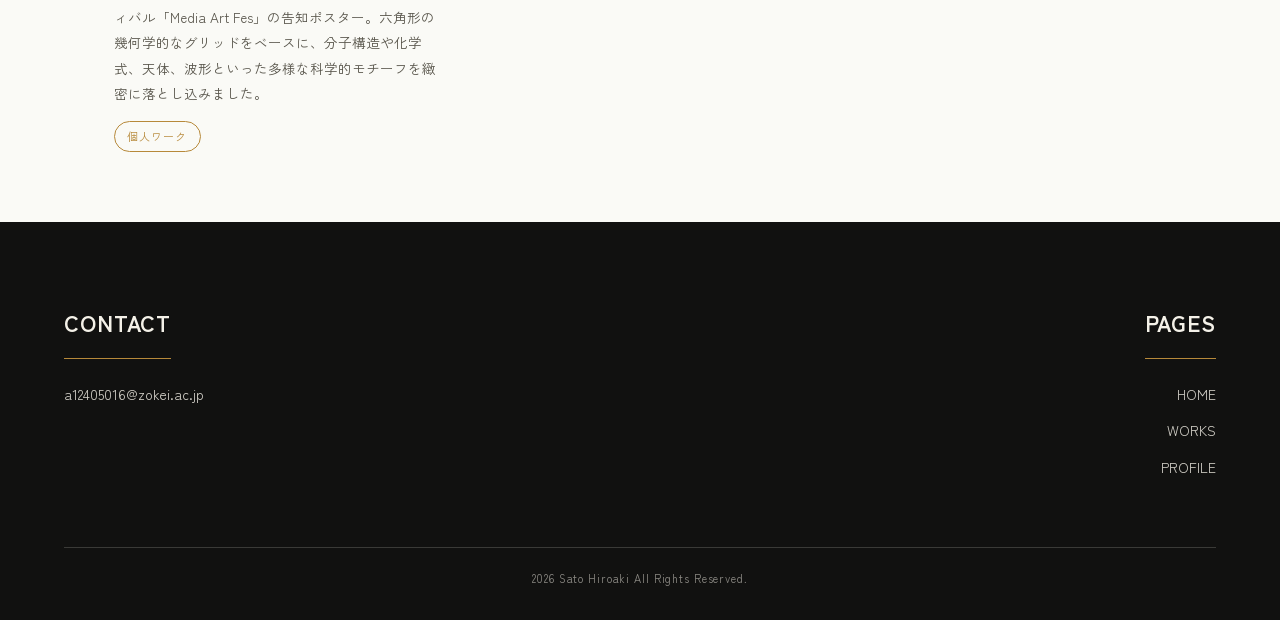
<file: html/worksmore.html>
<!DOCTYPE html>
<html lang="ja">

<head>
  <meta charset="UTF-8">
  <meta name="viewport" content="width=device-width, initial-scale=1.0">
  <title>WORKS - もっと見る | Sato Hiroaki</title>
  <link rel="preconnect" href="https://fonts.googleapis.com">
  <link rel="preconnect" href="https://fonts.gstatic.com" crossorigin>
  <link
    href="https://fonts.googleapis.com/css2?family=Shippori+Mincho:wght@500;600;700&family=Zen+Kaku+Gothic+New:wght@400;500;700&display=swap"
    rel="stylesheet">
  <link rel="icon" href="../images/favicon.png">
  <link rel="stylesheet" href="../css/works.css">
  <link rel="stylesheet" href="../css/footer.css">

</head>

<body>

  <header class="site-header">
    <a class="logo" href="../index.html">PORTFOLIO</a>
    <button class="menu-btn" aria-label="メニューを開く" aria-expanded="false" aria-controls="global-nav">
      <span></span><span></span><span></span>
    </button>
  </header>

  <nav class="nav-overlay" id="global-nav">
    <ul>
      <li><a href="../index.html">HOME</a></li>
      <li><a href="works.html">WORKS</a></li>
      <li><a href="profile.html">PROFILE</a></li>
    </ul>
  </nav>


  <div class="page-head-more">
    <div class="page-head">
      <h1>WORKS</h1>
    </div>
  </div>

  <!-- ============ ILLUSTRATION ============ -->
  <section class="category-section" id="illustration">
    <h2>Illustration</h2>
    <div class="work-grid">

      <article class="work-card">
        <div class="ph">
          <picture>
            <img src="../images/illst1.png" alt="森の思考ポスター作品">
          </picture>
        </div>
        <h3>森の思考</h3>
        <p class="desc">
          「森の中の美術大学を観察したら」というコンセプトから着想を得て、自然の有機的な広がりと、そこから生まれる学生たちの思考の深まりを、複雑に絡み合うグリーンの線画で表現しました。豊かな自然環境に囲まれた大学ならではのアイデンティティを視覚化したグラフィックデザインです。
        </p>
        <span class="tag">個人ワーク</span>
      </article>

      <article class="work-card">
        <div class="ph">
          <picture>
            <img src="../images/illst2.png" alt="クラブガイダンスポスター作品">
          </picture>
        </div>
        <h3>クラブガイダンス</h3>
        <p class="desc">
          学内のクラブ連合委員会からの依頼により制作した。課外活動の活発さや選択肢の多様性を伝えるため、爽やかなブルーを基調に、直感的に伝わるアイコニックな矢印やチェックマークのグラフィックを配置しました。</p>
        <span class="tag">グループワーク</span>
      </article>

      <article class="work-card">
        <div class="ph">
          <picture>
            <img src="../images/illst3.png" alt="MD相談会ポスター作品">
          </picture>
        </div>
        <h3>MD相談会</h3>
        <p class="desc">
          新入生をサポートする相談窓口「MD相談会」の告知ポスター。大学生活に不安を抱える新入生が気軽に足を運べるよう、温かみのあるパープルやピンクのカラーパレットを採用しました。親しみやすいレイアウトと「優しく迎え入れる」トーン＆マナーを心がけました。
        </p>
        <span class="tag">個人ワーク</span>
      </article>

      <article class="work-card">
        <div class="ph">
          <picture>
            <img src="../images/illst4.png" alt="メディア科学祭ポスター作品">
          </picture>
        </div>
        <h3>Media Art Fes</h3>
        <p class="desc">科学と美術の融合をテーマにした、架空のフェスティバル「Media Art
          Fes」の告知ポスター。六角形の幾何学的なグリッドをベースに、分子構造や化学式、天体、波形といった多様な科学的モチーフを緻密に落とし込みました。</p>
        <span class="tag">個人ワーク</span>
      </article>

    </div>
  </section>

  <footer class="site-footer">
    <div class="footer-grid">
      <div class="footer-col">
        <h3>CONTACT</h3>
        <a href="mailto:a12405016@zokei.ac.jp">a12405016@zokei.ac.jp</a>
      </div>
      <div class="footer-col right">
        <h3>PAGES</h3>
        <a href="../index.html">HOME</a>
        <a href="works.html">WORKS</a>
        <a href="profile.html">PROFILE</a>
      </div>
    </div>
    <div class="footer-bottom">2026 Sato Hiroaki All Rights Reserved.</div>
  </footer>

  <script src="../js/script.js"></script>
</body>

</html>
</file>
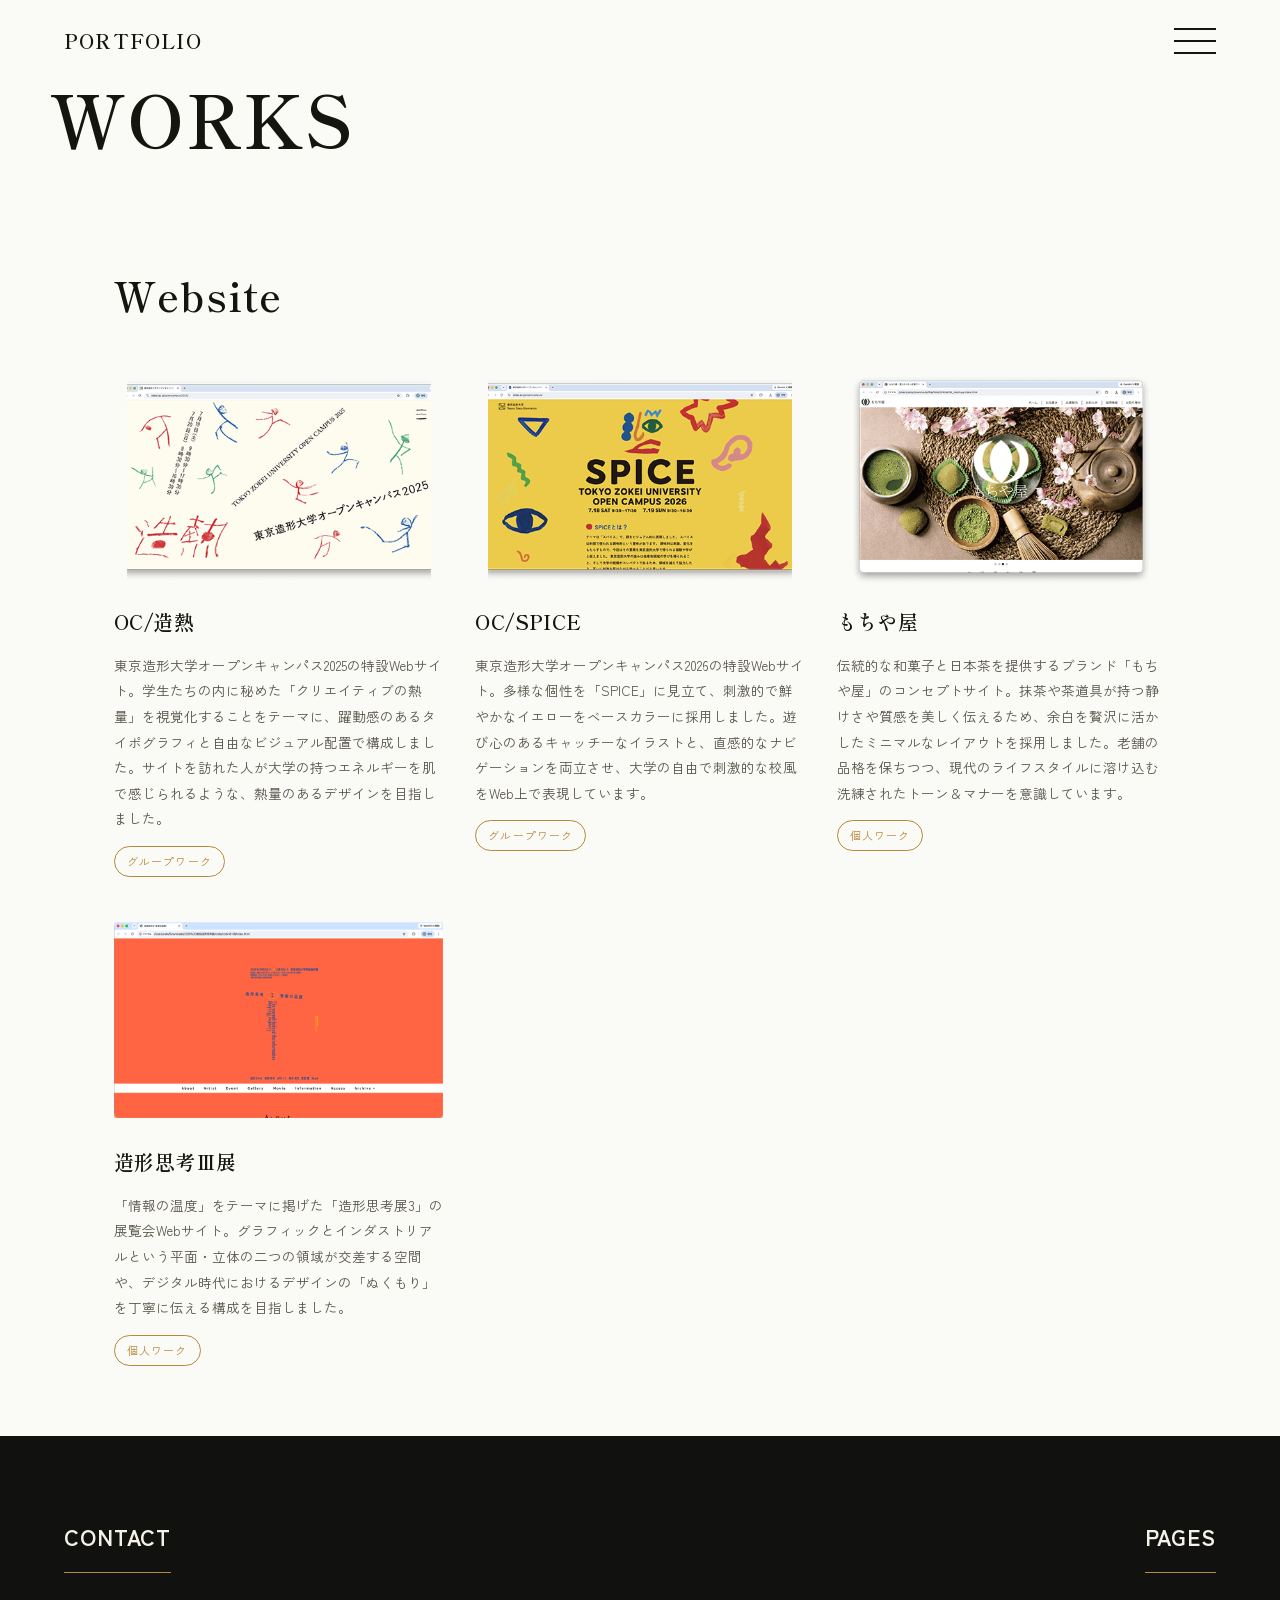
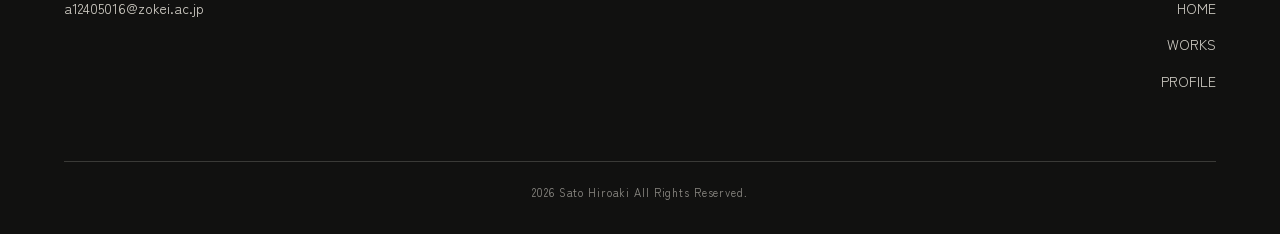
<file: html/worksmore_web.html>
<!DOCTYPE html>
<html lang="ja">

<head>
  <meta charset="UTF-8">
  <meta name="viewport" content="width=device-width, initial-scale=1.0">
  <title>WORKS - もっと見る | Sato Hiroaki</title>
  <link rel="preconnect" href="https://fonts.googleapis.com">
  <link rel="preconnect" href="https://fonts.gstatic.com" crossorigin>
  <link
    href="https://fonts.googleapis.com/css2?family=Shippori+Mincho:wght@500;600;700&family=Zen+Kaku+Gothic+New:wght@400;500;700&display=swap"
    rel="stylesheet">
  <link rel="icon" href="../images/favicon.png">
  <link rel="stylesheet" href="../css/works.css">
  <link rel="stylesheet" href="../css/footer.css">

</head>

<body>

  <header class="site-header">
    <a class="logo" href="../index.html">PORTFOLIO</a>
    <button class="menu-btn" aria-label="メニューを開く" aria-expanded="false" aria-controls="global-nav">
      <span></span><span></span><span></span>
    </button>
  </header>

  <nav class="nav-overlay" id="global-nav">
    <ul>
      <li><a href="../index.html">HOME</a></li>
      <li><a href="works.html">WORKS</a></li>
      <li><a href="profile.html">PROFILE</a></li>
    </ul>
  </nav>


  <div class="page-head-more">
    <div class="page-head">
      <h1>WORKS</h1>
    </div>
  </div>

  <!-- ============ WEBSITE ============ -->
  <section class="category-section" id="website">
    <h2>Website</h2>
    <div class="work-grid">
      <article class="work-card wide">
        <div class="ph">
          <a href="https://www.zokei.ac.jp/opencampus/2025/" target="_blank" rel="noopener noreferrer">
            <picture>
              <img src="../images/web1.png" alt="OC/SPICEのスクリーンショット">
            </picture>
          </a>
        </div>
        <h3>OC/造熱</h3>
        <p class="desc">
          東京造形大学オープンキャンパス2025の特設Webサイト。学生たちの内に秘めた「クリエイティブの熱量」を視覚化することをテーマに、躍動感のあるタイポグラフィと自由なビジュアル配置で構成しました。サイトを訪れた人が大学の持つエネルギーを肌で感じられるような、熱量のあるデザインを目指しました。
        </p>
        <span class="tag">グループワーク</span>
      </article>

      <article class="work-card wide">
        <div class="ph">
          <a href="https://www.zokei.ac.jp/opencampus/" target="_blank" rel="noopener noreferrer">
            <picture>
              <img src="../images/web2.png" alt="OC/SPICEのスクリーンショット">
            </picture>
          </a>
        </div>
        <h3>OC/SPICE</h3>
        <p class="desc">
          東京造形大学オープンキャンパス2026の特設Webサイト。多様な個性を「SPICE」に見立て、刺激的で鮮やかなイエローをベースカラーに採用しました。遊び心のあるキャッチーなイラストと、直感的なナビゲーションを両立させ、大学の自由で刺激的な校風をWeb上で表現しています。
        </p>
        <span class="tag">グループワーク</span>
      </article>

      <article class="work-card wide">
        <div class="ph">
          <a href="https://a12405016.github.io/mochiya/" target="_blank" rel="noopener noreferrer">
            <picture>
              <img src="../images/web3.png" alt="もちや屋のスクリーンショット">
            </picture>
          </a>
        </div>
        <h3>もちや屋</h3>
        <p class="desc">
          伝統的な和菓子と日本茶を提供するブランド「もちや屋」のコンセプトサイト。抹茶や茶道具が持つ静けさや質感を美しく伝えるため、余白を贅沢に活かしたミニマルなレイアウトを採用しました。老舗の品格を保ちつつ、現代のライフスタイルに溶け込む洗練されたトーン＆マナーを意識しています。
        </p>
        <span class="tag">個人ワーク</span>
      </article>

      <article class="work-card wide">
        <div class="ph">
          <a href="https://zoomedia.sakura.ne.jp/project/2026ct03/index.html" target="_blank" rel="noopener noreferrer">
            <picture>
              <img src="../images/web4.png" alt="造形思考Ⅲ展">
            </picture>
          </a>
        </div>
        <h3>造形思考Ⅲ展</h3>
        <p class="desc">
          「情報の温度」をテーマに掲げた「造形思考展3」の展覧会Webサイト。グラフィックとインダストリアルという平面・立体の二つの領域が交差する空間や、デジタル時代におけるデザインの「ぬくもり」を丁寧に伝える構成を目指しました。
        </p>
        <span class="tag">個人ワーク</span>
      </article>

    </div>
  </section>

  <footer class="site-footer">
    <div class="footer-grid">
      <div class="footer-col">
        <h3>CONTACT</h3>
        <a href="mailto:a12405016@zokei.ac.jp">a12405016@zokei.ac.jp</a>
      </div>
      <div class="footer-col right">
        <h3>PAGES</h3>
        <a href="../index.html">HOME</a>
        <a href="works.html">WORKS</a>
        <a href="profile.html">PROFILE</a>
      </div>
    </div>
    <div class="footer-bottom">2026 Sato Hiroaki All Rights Reserved.</div>
  </footer>

  <script src="../js/script.js"></script>
</body>

</html>
</file>
<file: css/style.css>
@charset "UTF-8";

/* ==========================================================================
  SATO HIROAKI — PORTFOLIO
========================================================================== */
:root {
  --bg: #FFF;
  --ink: #15150F;
  --ink-soft: #57544A;
  --invert-bg: #111110;
  --invert-ink: #F4F1E8;
  --accent: #B7893A;
  --line: rgba(21, 21, 15, 0.14);
  --line-invert: rgba(244, 241, 232, 0.18);
  --placeholder: #DAD7CC;
  --placeholder-dark: #2A2A26;

  --serif: "Shippori Mincho", "Playfair Display", "Times New Roman", serif;
  --display: "Playfair Display", "Times New Roman", serif;
  --sans: "Zen Kaku Gothic New", "Inter", "Hiragino Kaku Gothic ProN", sans-serif;

  --container: 1180px;
  --gutter: clamp(24px, 5vw, 64px);
}

* {
  box-sizing: border-box;
  margin: 0;
  padding: 0;
}

html {
  scroll-behavior: smooth;
}

body {
  margin: 0;
  background: var(--bg);
  color: var(--ink);
  font-family: var(--sans);
  font-size: 16px;
  line-height: 1.9;
  -webkit-font-smoothing: antialiased;
}

img {
  max-width: 100%;
  display: block;
}

a {
  color: inherit;
  text-decoration: none;
}

h1,
h2,
h3 {
  font-family: var(--serif);
  margin: 0;
  font-weight: 600;
}

p {
  margin: 0;
}

ul {
  list-style: none;
  margin: 0;
  padding: 0;
}

button {
  font-family: inherit;
  cursor: pointer;
}

.wrap {
  max-width: var(--container);
  margin: 0 auto;
  padding-left: var(--gutter);
  padding-right: var(--gutter);
}

/* Placeholder image blocks — swap in real images later */
.ph {
  background:
    linear-gradient(135deg, var(--placeholder) 0%, #C9C5B8 100%);
  border-radius: 4px;
  position: relative;
  overflow: hidden;
  display: flex;
  align-items: center;
  justify-content: center;
}

.ph::after {
  content: "IMAGE";
  font-family: var(--sans);
  font-size: 11px;
  letter-spacing: .18em;
  color: rgba(21, 21, 15, 0.35);
}

.ph.dark {
  background: linear-gradient(135deg, var(--placeholder-dark) 0%, #191917 100%);
}

.ph.dark::after {
  color: rgba(244, 241, 232, 0.35);
}

/*loding*/
#loading {
  position: fixed;
  inset: 0;
  z-index: 9999;
  background: #fff;
  display: flex;
  align-items: center;
  justify-content: center;
  transition: opacity .9s cubic-bezier(.65, 0, .35, 1);
}

#loading.dissolve {
  opacity: 0;
  pointer-events: none;
}

.loading-inner {
  display: flex;
  flex-direction: column;
  align-items: center;
  gap: 28px;
}

.loading-ring-wrap {
  position: relative;
  width: 200px;
  height: 200px;
}

.loading-ring {
  width: 100%;
  height: 100%;
  overflow: visible;
}

/* 進捗の背景トラック */
.ring-track {
  fill: none;
  stroke: var(--track);
  stroke-width: 3;
}

/* 進捗そのもの（2秒でdashoffsetが0になる） */
.ring-progress {
  fill: none;
  stroke: var(--ink);
  stroke-width: 3;
  stroke-linecap: round;
}

/* 外側でゆっくり回る破線（動きをつけるための装飾） */
.ring-dash {
  fill: none;
  stroke: var(--ink);
  stroke-width: 1;
  stroke-dasharray: 2 10;
  opacity: .35;
  transform-origin: 120px 120px;
  animation: spin 9s linear infinite;
}

@keyframes spin {
  to {
    transform: rotate(360deg);
  }
}

/* 進捗の先端を追いかける光点 */
.ring-dot {
  fill: var(--ink);
}

.loading-percent {
  font-family: 'Courier New', monospace;
  font-size: 14px;
  letter-spacing: .2em;
  font-variant-numeric: tabular-nums;
  color: var(--ink);
}

/* リング内右下 → 中心へ、勢いよく通り過ぎてバウンドしながら収まるアイコン */
.loading-icon {
  position: absolute;
  top: 50%;
  left: 50%;
  width: 64px;
  height: 64px;
  object-fit: contain;
  opacity: 0;
  transform: translate(-50%, -50%) translate(90px, 90px) scale(.25);
}

.loading-icon.enter {
  animation: iconEnter .75s cubic-bezier(.2, .7, .3, 1) forwards;
}

@keyframes iconEnter {
  0% {
    opacity: 0;
    transform: translate(-50%, -50%) translate(90px, 90px) scale(.25);
  }

  12% {
    opacity: 1;
  }

  48% {
    transform: translate(-50%, -50%) translate(-16px, -16px) scale(1.28);
  }

  /* 中心を通り過ぎる */
  68% {
    transform: translate(-50%, -50%) translate(7px, 7px) scale(.9);
  }

  84% {
    transform: translate(-50%, -50%) translate(-3px, -3px) scale(1.04);
  }

  100% {
    opacity: 1;
    transform: translate(-50%, -50%) translate(0, 0) scale(1);
  }
}

@media (prefers-reduced-motion: reduce) {
  .ring-dash {
    animation: none;
  }

  #loading {
    transition-duration: .3s;
  }

  .loading-icon.enter {
    animation: none;
    opacity: 1;
    transform: translate(-50%, -50%) translate(0, 0) scale(1);
  }
}

/* ==========================================================================
  Header / nav
   ========================================================================== */
.site-header {
  position: fixed;
  top: 0;
  left: 0;
  right: 0;
  /* オーバーレイ表示中も、同じ位置の×ボタンを操作できるようにする */
  z-index: 210;
  display: flex;
  align-items: center;
  justify-content: space-between;
  padding: 22px var(--gutter);
  mix-blend-mode: normal;
}

.site-header.on-dark {
  color: var(--invert-ink);
}

/* ホームはヘッダー内にメニューボタンだけを置くため、右端へ寄せる */
.home-header .menu-btn {
  margin-left: auto;
}

.menu-btn span {
  position: absolute;
  left: 0;
  right: 0;
  height: 2px;
  background: currentColor;
  transition: transform .3s ease, opacity .3s ease;
}

.menu-btn span:nth-child(1) {
  top: 1px;
}

.menu-btn span:nth-child(2) {
  top: 13px;
}

.menu-btn span:nth-child(3) {
  top: 25px;
}

.menu-btn.open span:nth-child(1) {
  transform: translateY(12px) rotate(45deg);
}

.menu-btn.open span:nth-child(2) {
  opacity: 0;
}

.menu-btn.open span:nth-child(3) {
  transform: translateY(-12px) rotate(-45deg);
}

/* メニュー背景の上でも×を見やすく保つ */
.menu-btn.open {
  color: var(--invert-ink);
}

.nav-overlay {
  position: fixed;
  inset: 0;
  background: var(--invert-bg);
  color: var(--invert-ink);
  z-index: 200;
  display: flex;
  align-items: center;
  justify-content: center;
  opacity: 0;
  visibility: hidden;
  transition: opacity .4s ease, visibility .4s ease;
}

.nav-overlay.open {
  opacity: 1;
  visibility: visible;
}

.nav-overlay ul {
  display: flex;
  flex-direction: column;
  gap: 22px;
  text-align: center;
}

.nav-overlay a {
  font-family: var(--serif);
  font-size: clamp(28px, 6vw, 44px);
  letter-spacing: .04em;
}

.nav-overlay a:hover {
  color: var(--accent);
}

/* ==========================================================================
  Hero (home)
========================================================================== */

.logo {
  font-family: var(--serif);
  font-size: 20px;
  letter-spacing: .06em;
  font-weight: 600;
}

/* HERO内のロゴとサークルを、同じ高さで横並びにする */
.hero-brand {
  position: absolute;
  top: var(--hero-edge-y);
  left: var(--gutter);
  z-index: 20;
  display: flex;
  align-items: center;
  gap: clamp(20px, 1.5vw, 110px);
  font-size: var(--hero-display-size);
}

.hero .logo {
  font-family: var(--display);
  font-size: 1em;
  line-height: 1;
  letter-spacing: .04em;
}

.header-circle {
  width: 1em;
  aspect-ratio: 1/1;
  border-radius: 50%;
  overflow: hidden;
}

.header-circle img {
  width: 100%;
  height: 100%;
  object-fit: cover;
}

.menu-btn {
  width: 42px;
  height: 28px;
  position: relative;
  background: none;
  border: none;
  cursor: pointer;
  color: inherit;
}

.hero {
  --hero-display-size: clamp(52px, 12vw, 148px);
  --hero-edge-y: clamp(16px, 2.5vw, 40px);
  --hero-brand-gap: clamp(12px, 2vw, 32px);
  --hero-foot-clearance: max(var(--hero-display-size), 64px);
  --hero-vert-size: clamp(12px, 2.6vw, 38px);
  position: relative;
  min-height: 100svh;
  display: flex;
  flex-direction: column;
  justify-content: center;
  gap: clamp(16px, 3vw, 32px);
  padding-top: calc(var(--hero-edge-y) + var(--hero-display-size) + var(--hero-brand-gap));
  padding-bottom: var(--hero-edge-y);
  overflow: hidden;
}

.hero-vert {
  position: absolute;
  top: calc(var(--hero-edge-y) + var(--hero-display-size) + var(--hero-brand-gap));
  bottom: calc(var(--hero-edge-y) + var(--hero-foot-clearance));
  writing-mode: vertical-rl;
  font-family: var(--display);
  font-size: var(--hero-vert-size);
  line-height: 1;
  letter-spacing: .16em;
  white-space: nowrap;
  text-wrap: nowrap;
  display: flex;
  align-items: center;
  z-index: 5;
}

.hero-vert.left {
  left: var(--gutter);
}

.hero-vert.right {
  right: var(--gutter);
  transform: rotate(180deg);
}

.orbit-wrap {
  flex: 1;
  display: flex;
  justify-content: center;
  align-items: center;
  margin: 0 auto;
  width: 140%;
  max-width: 900px;
  padding: 0 clamp(80px, 10vw, 160px);
  min-height: 0;
}

.orbit-wrap svg,
.orbit-wrap img.orbit {
  width: 100%;
  height: auto;
  max-height: 56svh;
  object-fit: contain;
}

.hero-foot {
  display: flex;
  align-items: flex-end;
  justify-content: flex-end;
  gap: 20px;
  flex-wrap: wrap;
  padding: 0 var(--gutter);
}

.hero-foot h1 {
  font-family: var(--display);
  font-size: var(--hero-display-size);
  line-height: .92;
  letter-spacing: .01em;
  text-align: right;
}

.hero-title {
  display: flex;
  align-items: flex-end;
  gap: clamp(12px, 2vw, 28px);
  margin-left: auto;
}

.pill-btn {
  display: inline-flex;
  align-items: center;
  gap: 8px;
  background: var(--ink);
  color: var(--bg);
  padding: 12px 24px;
  border-radius: 999px;
  font-size: 13px;
  letter-spacing: .12em;
}

.pill-btn:hover {
  background: var(--accent);
}

.arrow-badge {
  /* 矢印の高さはこの値で調整（画面幅に応じて可変） */
  --arrow-size: clamp(40px, 8vw, 100px);
  flex-shrink: 0;
  display: flex;
  align-items: center;
  justify-content: center;
  color: var(--ink);
}

.arrow-badge img {
  height: var(--arrow-size);
  width: auto;
  object-fit: contain;
  transition: transform .3s ease;
}

.arrow-badge:hover img {
  transform: translate(4px, -4px);
}

/* ==========================================================================
  Concept (dark) section
  ========================================================================== */
.concept {
  background: var(--invert-bg);
  color: var(--invert-ink);
  padding: 120px 0 140px;
  text-align: center;
  position: relative;
}

.eyebrow {
  font-size: 11px;
  letter-spacing: .3em;
  color: var(--accent);
  display: block;
  margin-bottom: 10px;
}

.concept h2 {
  font-size: clamp(28px, 4vw, 40px);
  letter-spacing: .08em;
  margin-bottom: 56px;
}

.concept-orbit {
  max-width: 460px;
  margin: 0 auto 56px;
}

.concept-orbit svg,
.concept-orbit-img {
  width: 100%;
  height: auto;
}

.concept-copy p {
  font-size: 15px;
  color: rgba(244, 241, 232, 0.82);
  margin-bottom: 18px;
}

.concept-copy p:last-child {
  margin-bottom: 0;
}

/* ==========================================================================
   Works preview (home)
   ========================================================================== */
.works-preview {
  padding: 120px 0;
}

.section-title {
  font-size: clamp(28px, 4vw, 40px);
  text-align: center;
  margin-bottom: 64px;
  letter-spacing: .06em;
}

.pill-grid {
  display: grid;
  grid-template-columns: repeat(4, 1fr);
  gap: 18px;
  align-items: end;
}

.pill-card {
  position: relative;
  border-radius: 999px;
  aspect-ratio: 1/2.05;
  overflow: hidden;
  display: flex;
  align-items: flex-end;
  justify-content: center;
  padding-bottom: 26px;
}

.pill-card .ph {
  position: absolute;
  inset: 0;
  border-radius: 0;
}

/* 写真の上でラベルを読みやすくする下部グラデーション */
.pill-card::after {
  content: "";
  position: absolute;
  inset: 0;
  z-index: 1;
  background: linear-gradient(to top,
      rgba(17, 17, 16, 0.72) 0%,
      rgba(17, 17, 16, 0.28) 22%,
      rgba(17, 17, 16, 0) 46%);
  pointer-events: none;
}

.ph1,
.ph2,
.ph3,
.ph4 {
  position: absolute;
  inset: 0;
  border-radius: 999px;
  /* ピル型の角丸を維持 */
  overflow: hidden;
  /* 中の画像が拡大した際のはみ出しをカット */
}

.ph1::before,
.ph2::before,
.ph3::before,
.ph4::before {
  content: "";
  position: absolute;
  inset: 0;
  background-size: cover;
  background-position: center;
  background-repeat: no-repeat;
  transition: transform 0.3s ease;
  /* ホバー時の滑らかな動き */
}

/* 各画像へのパス指定 */
.ph1::before {
  background-image: url("../images/homeworkill.png");
}

.ph2::before {
  background-image: url("../images/homeworkweb.png");
}

.ph3::before {
  background-image: url("../images/homeworkuiux.png");
}

.ph4::before {
  background-image: url("../images/homeworkmotion.png");
}

/* ホバー時に中の画像(::before)のみを1.05倍に拡大 */
.pill-card:hover .ph1::before,
.pill-card:hover .ph2::before,
.pill-card:hover .ph3::before,
.pill-card:hover .ph4::before {
  transform: scale(1.05);
}

.pill-card span {
  position: relative;
  z-index: 2;
  font-family: var(--serif);
  font-size: 20px;
  letter-spacing: .05em;
  color: var(--invert-ink);
}


.pill-card:nth-child(odd) {
  transform: translateY(0);
}

.pill-card:nth-child(2) {
  transform: translateY(-24px);
}

.pill-card:nth-child(4) {
  transform: translateY(-24px);
}


/* ==========================================================================
  Page header (inner pages)
   ========================================================================== */
.page-head {
  padding: 150px var(--gutter) 40px;
  max-width: var(--container);
  margin: 0 auto;
}

.page-head h1 {
  font-size: clamp(44px, 8vw, 72px);
  letter-spacing: .02em;
}

/* ==========================================================================
  Skills block (works page)
   ========================================================================== */
.skills {
  padding: 0 var(--gutter) 40px;
  max-width: var(--container);
  margin: 0 auto;
}

.skills-eyebrow {
  font-size: 12px;
  letter-spacing: .2em;
  color: var(--ink-soft);
  margin-bottom: 18px;
  display: block;
}

.skills-grid {
  display: grid;
  grid-template-columns: repeat(5, 1fr);
  gap: 14px;
  margin-bottom: 28px;
}

.skill-chip {
  border: 1px solid var(--line);
  border-radius: 10px;
  padding: 14px 10px;
  text-align: center;
}

.skill-chip .name {
  font-size: 12px;
  font-weight: 600;
  letter-spacing: .05em;
  margin-bottom: 6px;
  display: block;
}

.skill-chip .stars {
  font-size: 13px;
  color: var(--accent);
  letter-spacing: 1px;
}

.category-tags {
  display: flex;
  gap: 10px;
  flex-wrap: wrap;
}

.category-tags span {
  font-size: 12px;
  padding: 6px 16px;
  border: 1px solid var(--line);
  border-radius: 999px;
  color: var(--ink-soft);
}

/* ==========================================================================
  Works grid (category sections)
   ========================================================================== */
.category-section {
  padding: 70px var(--gutter);
  max-width: var(--container);
  margin: 0 auto;
  scroll-margin-top: 100px;
}

.category-section h2 {
  font-size: clamp(28px, 5vw, 40px);
  margin-bottom: 44px;
  letter-spacing: .03em;
}

.work-grid {
  display: grid;
  grid-template-columns: repeat(3, 1fr);
  gap: 40px 32px;
}

.work-card .ph {
  aspect-ratio: 4/5;
  margin-bottom: 20px;
  transition: transform .3s ease;
  transform-origin: center center;
}

.work-card .ph:hover {
  transform: scale(1.02);
}

.work-card.wide .ph {
  aspect-ratio: 16/10;
}

.work-card h3 {
  font-size: 20px;
  margin-bottom: 12px;
  letter-spacing: .02em;
}

.work-card p.desc {
  font-size: 13.5px;
  color: var(--ink-soft);
  margin-bottom: 12px;
}

.tag {
  display: inline-block;
  font-size: 11px;
  letter-spacing: .1em;
  color: var(--accent);
  border: 1px solid var(--accent);
  border-radius: 999px;
  padding: 4px 12px;
}



/* ==========================================================================
   Responsive
   ========================================================================== */
@media (min-width:901px) {
  .hero {
    /* PCでは画面の高さを基準に、左右の縦組みを同じサイズで揃える */
    --hero-vert-size: clamp(22px, 40svh, 75px);
  }

  /* 枠外に文字を表示するため、カード自体の「はみ出し禁止」を解除 */
  .pill-card {
    overflow: visible;
  }

  /* 文字が外に出るため、読みやすくするための暗いグラデーションを非表示に */
  .pill-card::after {
    display: none;
  }

  /* テキストのスタイル調整（黒文字化・枠外へ配置） */
  .pill-card span {
    position: absolute;
    color: var(--ink);
    /* 文字色を黒ベースに[cite: 2] */
    font-size: 32px;
    /* テキストサイズ（画像に合わせて大きめに設定） */
    left: 50%;
    transform: translateX(-50%);
    white-space: nowrap;
  }

  /* 1・3番目（奇数）はテキストを下に */
  .pill-card:nth-child(odd) span {
    bottom: -64px;
  }

  /* 2・4番目（偶数）はテキストを上に */
  .pill-card:nth-child(even) span {
    top: -64px;
  }

  /* カード自体の上下のズレを調整（デフォルトの設定を上書き）[cite: 2] */
  .pill-card:nth-child(odd) {
    transform: translateY(0);
  }

  .pill-card:nth-child(even) {
    transform: translateY(40px);
    /* 偶数番目を少し下へずらしてリズムを強調 */
  }
}

@media (max-width:900px) {
  .pill-grid {
    grid-template-columns: repeat(2, 1fr);
  }

  .pill-card:nth-child(2n) {
    transform: translateY(0);
  }

  .work-grid {
    grid-template-columns: repeat(2, 1fr);
  }

  .others-grid {
    grid-template-columns: repeat(2, 1fr);
  }

  .profile-hero {
    grid-template-columns: 1fr;
  }

  .profile-photo {
    order: -1;
    max-width: 340px;
    margin: 0 auto;
  }

  .skills-grid {
    grid-template-columns: repeat(3, 1fr);
  }

  .orbit-wrap {
    max-width: 560px;
    padding: 0 clamp(30px, 8vw, 80px);
  }

  /* フッターのレスポンシブは footer.css に移動しました */
}

@media (max-width:560px) {
  :root {
    --gutter: 20px;
  }

  .hero {
    --hero-foot-clearance: 180px;
    padding-top: 92px;
  }

  .hero-brand {
    top: 22px;
  }

  .orbit-wrap {
    max-width: 380px;
    padding: 0 clamp(20px, 6vw, 48px);
  }

  .hero-foot {
    flex-direction: column;
    align-items: flex-start;
    gap: 26px;
  }

  .hero-title {
    align-self: flex-end;
    display: grid;
    grid-template-columns: auto 1fr;
    gap: 12px;
  }

  .hero-title .pill-btn {
    grid-column: 1;
    grid-row: 2;
    align-self: end;
  }

  .hero-title h1 {
    grid-column: 2;
    grid-row: 2;
  }

  .hero-title .arrow-badge {
    grid-column: 2;
    grid-row: 1;
    justify-self: end;
  }

  .work-grid {
    grid-template-columns: 1fr;
  }

  .others-grid {
    grid-template-columns: 1fr;
  }

  .pill-grid {
    grid-template-columns: 1fr 1fr;
    gap: 12px;
  }

  .skills-grid {
    grid-template-columns: repeat(2, 1fr);
  }

  .page-head {
    padding-top: 120px;
  }

  .category-section {
    padding: 50px var(--gutter);
  }
}

/* ==========================================================================
   Responsive 追加調整（HOME）
   PC表示は変えず、タブレット・スマホ向けの調整のみ
   ========================================================================== */
@media (max-width:900px) {

  /* 「WORKSを見る」ボタンが2行に折り返さないようにする */
  .hero-title .pill-btn {
    flex-shrink: 0;
    white-space: nowrap;
  }

  /* 2列のカードが縦に長くなりすぎないよう幅を抑える */
  .pill-grid {
    max-width: 600px;
    margin: 0 auto;
  }

  .concept {
    padding: 96px 0 112px;
  }

  .works-preview {
    padding: 96px 0;
  }
}

@media (max-width:560px) {
  .hero {
    /* ロゴ「PORTFOLIO」がメニューボタンに重ならないサイズに抑える */
    --hero-display-size: min(13vw, calc((100vw - 100px) / 7));
  }

  .concept {
    padding: 72px 0 88px;
  }

  .concept h2 {
    margin-bottom: 36px;
  }

  .concept-orbit {
    max-width: 280px;
    margin-bottom: 36px;
  }

  .concept-copy p {
    font-size: 14px;
  }

  .works-preview {
    padding: 72px 0 80px;
  }

  .section-title {
    margin-bottom: 40px;
  }

  .pill-card {
    padding-bottom: 20px;
  }

  .pill-card span {
    font-size: 17px;
  }
}
</file>
<file: css/footer.css>
@charset "UTF-8";

/* ==========================================================================
  Footer
========================================================================== */
.site-footer {
    background: var(--invert-bg);
    color: var(--invert-ink);
    padding: 80px var(--gutter) 32px;
}

.footer-grid {
    max-width: var(--container);
    margin: 0 auto;
    display: grid;
    grid-template-columns: 1fr 1fr;
    gap: 40px;
}

.footer-col h3 {
    font-family: var(--sans);
    font-weight: 600;
    font-size: 22px;
    letter-spacing: .04em;
    padding-bottom: 14px;
    border-bottom: 1px solid var(--accent);
    display: inline-block;
    margin-bottom: 22px;
}

.footer-col.right {
    text-align: right;
}

.footer-col.right h3 {
    border-color: var(--accent);
}

.footer-col a,
.footer-col p {
    display: block;
    font-size: 14px;
    color: rgba(244, 241, 232, 0.85);
    margin-bottom: 10px;
}

.footer-col.right a:hover {
    color: var(--accent);
}

.footer-bottom {
    max-width: var(--container);
    margin: 56px auto 0;
    padding-top: 20px;
    border-top: 1px solid var(--line-invert);
    text-align: center;
    font-size: 11px;
    letter-spacing: .08em;
    color: rgba(244, 241, 232, 0.55);
}

/* ==========================================================================
  Footer — レスポンシブ
  （これまで style.css にしか無かったため、全ページ共通の footer.css に移動）
========================================================================== */
@media (max-width: 900px) {
    .footer-grid {
        grid-template-columns: 1fr;
        gap: 48px;
    }

    .footer-col.right {
        text-align: left;
    }
}

@media (max-width: 560px) {
    .site-footer {
        padding: 56px var(--gutter) 28px;
    }

    .footer-col h3 {
        font-size: 19px;
        margin-bottom: 18px;
    }

    .footer-col a,
    .footer-col p {
        /* タップしやすいよう行間を広げる */
        margin-bottom: 14px;
        word-break: break-all;
    }

    .footer-bottom {
        margin-top: 40px;
    }
}
</file>
<file: css/profile.css>
@charset "UTF-8";

/* ==========================================================================
   SATO HIROAKI — PORTFOLIO
   Design tokens
   ========================================================================== */
:root {
    --bg: #FAFAF6;
    --ink: #15150F;
    --ink-soft: #57544A;
    --invert-bg: #111110;
    --invert-ink: #F4F1E8;
    --accent: #B7893A;
    --line: rgba(21, 21, 15, 0.14);
    --line-invert: rgba(244, 241, 232, 0.18);

    --serif: "Shippori Mincho", "Playfair Display", "Times New Roman", serif;
    --sans: "Zen Kaku Gothic New", "Inter", "Hiragino Kaku Gothic ProN", sans-serif;

    --container: 1180px;
    --gutter: clamp(24px, 8.8vw, 163px);
}

* {
    box-sizing: border-box;
    margin: 0;
    padding: 0;
}

html {
    scroll-behavior: smooth;
}

body {
    margin: 0;
    background: var(--bg);
    color: var(--ink);
    font-family: var(--sans);
    font-size: 16px;
    line-height: 1.9;
    -webkit-font-smoothing: antialiased;
}

img {
    max-width: 100%;
    display: block;
}

a {
    color: inherit;
    text-decoration: none;
}

h1,
h2,
h3 {
    font-family: var(--serif);
    margin: 0;
    font-weight: 600;
}

p {
    margin: 0;
}

ul {
    list-style: none;
    margin: 0;
    padding: 0;
}

button {
    font-family: inherit;
    cursor: pointer;
}

.wrap {
    max-width: var(--container);
    margin: 0 auto;
    padding-left: var(--gutter);
    padding-right: var(--gutter);
}

/* Placeholder image blocks — swap in real images later */
.ph {
    background:
        linear-gradient(135deg, var(--placeholder) 0%, #C9C5B8 100%);
    border-radius: 4px;
    position: relative;
    overflow: hidden;
    display: flex;
    align-items: center;
    justify-content: center;
}

.ph::after {
    content: "IMAGE";
    font-family: var(--sans);
    font-size: 11px;
    letter-spacing: .18em;
    color: rgba(21, 21, 15, 0.35);
}

.ph.dark {
    background: linear-gradient(135deg, var(--placeholder-dark) 0%, #191917 100%);
}

.ph.dark::after {
    color: rgba(244, 241, 232, 0.35);
}

.ph {
    transition: transform .3s ease;
    transform-origin: center center;
}

.ph:hover {
    transform: scale(1.02);
}

/* ==========================================================================
  Header / nav
   ========================================================================== */
.menu-btn {
    width: 42px;
    height: 28px;
    position: relative;
    background: none;
    border: none;
    cursor: pointer;
    color: inherit;
}

/* ★ヘッダーのロゴのスタイルも profile.css に不足しています */
.logo {
    font-family: var(--serif);
    font-size: 20px;
    letter-spacing: .06em;
    font-weight: 600;
}

.site-header {
    position: fixed;
    top: 0;
    left: 0;
    right: 0;
    /* オーバーレイ表示中も、同じ位置の×ボタンを操作できるようにする */
    z-index: 210;
    display: flex;
    align-items: center;
    justify-content: space-between;
    padding: 22px var(--gutter);
    mix-blend-mode: normal;
}

.site-header.on-dark {
    color: var(--invert-ink);
}

/* ホームはヘッダー内にメニューボタンだけを置くため、右端へ寄せる */
.home-header .menu-btn {
    margin-left: auto;
}

.menu-btn span {
    position: absolute;
    left: 0;
    right: 0;
    height: 2px;
    background: currentColor;
    transition: transform .3s ease, opacity .3s ease;
}

.menu-btn span:nth-child(1) {
    top: 1px;
}

.menu-btn span:nth-child(2) {
    top: 13px;
}

.menu-btn span:nth-child(3) {
    top: 25px;
}

.menu-btn.open span:nth-child(1) {
    transform: translateY(12px) rotate(45deg);
}

.menu-btn.open span:nth-child(2) {
    opacity: 0;
}

.menu-btn.open span:nth-child(3) {
    transform: translateY(-12px) rotate(-45deg);
}

/* メニュー背景の上でも×を見やすく保つ */
.menu-btn.open {
    color: var(--invert-ink);
}

.nav-overlay {
    position: fixed;
    inset: 0;
    background: var(--invert-bg);
    color: var(--invert-ink);
    z-index: 200;
    display: flex;
    align-items: center;
    justify-content: center;
    opacity: 0;
    visibility: hidden;
    transition: opacity .4s ease, visibility .4s ease;
}

.nav-overlay.open {
    opacity: 1;
    visibility: visible;
}

.nav-overlay ul {
    display: flex;
    flex-direction: column;
    gap: 22px;
    text-align: center;
}

.nav-overlay a {
    font-family: var(--serif);
    font-size: clamp(28px, 6vw, 44px);
    letter-spacing: .04em;
}

.nav-overlay a:hover {
    color: var(--accent);
}






/* ==========================================================================
  Profile page
========================================================================== */
.profile-hero {
    padding: 150px var(--gutter) 100px;
    max-width: var(--container);
    margin: 0 auto;
    display: grid;
    grid-template-columns: 1fr 1fr;
    gap: 60px;
    align-items: center;
}

.profile-hero h1 {
    font-size: clamp(48px, 9vw, 80px);
    margin-bottom: 40px;
}

.profile-name .en {
    font-family: var(--sans);
    font-size: 15px;
    letter-spacing: .1em;
    color: var(--ink-soft);
    display: block;
    margin-bottom: 6px;
}

.profile-name .jp {
    font-family: var(--serif);
    font-size: 26px;
    margin-bottom: 32px;
    display: block;
}

.profile-facts p {
    margin-bottom: 14px;
    font-size: 14.5px;
}

.profile-facts b {
    font-weight: 600;
}

.profile-photo {
    position: relative;
    width: 100%;
    max-width: 420px;
    /* ★ここで全体のサイズを小さく絞ります（お好みで調整してください） */
    margin: 0 auto;
}

.profile-photo .ph {
    aspect-ratio: 4/5;
    border-radius: 32px;
    /* ★添付画像のような大きめの角丸にする */
    box-shadow: 0 4px 20px rgba(0, 0, 0, 0.05);
    /* ほんのり影をつける */
}

.profile-photo .badge {
    position: absolute;
    bottom: -30px;
    left: -30px;
    width: 130px;
    /* 丸のサイズを画像に合わせて少し大きく指定 */
    height: 110px;
    border-radius: 50%;
    background: var(--bg);
    border: 1px solid var(--line);
    display: flex;
    align-items: center;
    justify-content: center;
}

.badge {
    position: relative;
    z-index: 20;
}

.others {
    padding: 60px var(--gutter) 120px;
    max-width: var(--container);
    margin: 0 auto;
}

.others h2 {
    font-size: clamp(30px, 5vw, 42px);
    margin-bottom: 48px;
}

.others-grid {
    display: grid;
    grid-template-columns: repeat(3, 1fr);
    gap: 63px;
}

.others-card h3 {
    font-family: var(--sans);
    font-weight: 600;
    font-size: 15.5px;
    margin-bottom: 48px;
}

.others-card .ph {
    aspect-ratio: 4/3;
    margin-bottom: 35px;
}

.others-card p {
    font-size: 13px;
    color: var(--ink-soft);
}

/* ==========================================================================
   ph（画像プレースホルダー）の画像表示調整
========================================================================== */

/* 1. 画像を枠（4:3などの比率）いっぱいに綺麗に広げる */
.ph img {
    position: absolute;
    top: 0;
    left: 0;
    width: 100%;
    height: 100%;
    object-fit: cover;
    /* 比率を保ったまま、隙間なく綺麗に収めます */
    z-index: 2;
}

/* 2. 中に画像（img）があるときは、後ろの「IMAGE」という文字を非表示にする */
.ph:has(img)::after {
    display: none;
}

/* 3. 中に画像があるときは、隙間から見えてしまう背景グラデーションを透明にする */
.ph:has(img) {
    background: transparent;
}

/* ==========================================================================
   Responsive（PROFILE ページ）
   PC表示は変えず、タブレット・スマホ向けの調整のみ
========================================================================== */
@media (max-width: 900px) {
    .profile-hero {
        grid-template-columns: 1fr;
        gap: 56px;
        padding: 120px var(--gutter) 88px;
    }

    .profile-hero h1 {
        margin-bottom: 24px;
    }

    .profile-photo {
        max-width: 340px;
    }

    .others {
        padding: 40px var(--gutter) 96px;
    }

    .others h2 {
        margin-bottom: 36px;
    }

    .others-grid {
        grid-template-columns: repeat(2, minmax(0, 1fr));
        gap: 48px 32px;
    }

    .others-card h3 {
        margin-bottom: 20px;
    }

    .others-card .ph {
        margin-bottom: 20px;
    }
}

@media (max-width: 560px) {
    :root {
        --gutter: 20px;
    }

    .profile-hero {
        padding: 100px var(--gutter) 72px;
        gap: 48px;
    }

    .profile-photo {
        max-width: 300px;
    }

    .profile-photo .ph {
        border-radius: 24px;
    }

    /* バッジが画面外にはみ出して横スクロールが出ないよう、小さく内側へ */
    .profile-photo .badge {
        width: 92px;
        height: 78px;
        left: -10px;
        bottom: -22px;
    }

    .profile-name .jp {
        font-size: 24px;
        margin-bottom: 24px;
    }

    .others {
        padding: 24px var(--gutter) 80px;
    }

    .others-grid {
        grid-template-columns: 1fr;
        gap: 56px;
    }

    .others-card p {
        font-size: 14px;
    }
}
</file>
<file: css/works.css>
@charset "UTF-8";

/* ==========================================================================
  Page header (inner pages)
   ========================================================================== */
.page-head {
    padding: 150px var(--gutter) 40px;
    max-width: var(--container);
    margin: 0 auto;
}

.page-head h1 {
    font-size: clamp(44px, 8vw, 72px);
    letter-spacing: .02em;
}

/* ==========================================================================
  Header / nav
   ========================================================================== */
.site-header {
    position: fixed;
    top: 0;
    left: 0;
    right: 0;
    /* オーバーレイ表示中も、同じ位置の×ボタンを操作できるようにする */
    z-index: 210;
    display: flex;
    align-items: center;
    justify-content: space-between;
    padding: 22px var(--gutter);
    mix-blend-mode: normal;
}

.site-header.on-dark {
    color: var(--invert-ink);
}

/* ホームはヘッダー内にメニューボタンだけを置くため、右端へ寄せる */
.home-header .menu-btn {
    margin-left: auto;
}

.menu-btn span {
    position: absolute;
    left: 0;
    right: 0;
    height: 2px;
    background: currentColor;
    transition: transform .3s ease, opacity .3s ease;
}

.menu-btn span:nth-child(1) {
    top: 1px;
}

.menu-btn span:nth-child(2) {
    top: 13px;
}

.menu-btn span:nth-child(3) {
    top: 25px;
}

.menu-btn.open span:nth-child(1) {
    transform: translateY(12px) rotate(45deg);
}

.menu-btn.open span:nth-child(2) {
    opacity: 0;
}

.menu-btn.open span:nth-child(3) {
    transform: translateY(-12px) rotate(-45deg);
}

/* メニュー背景の上でも×を見やすく保つ */
.menu-btn.open {
    color: var(--invert-ink);
}

.nav-overlay {
    position: fixed;
    inset: 0;
    background: var(--invert-bg);
    color: var(--invert-ink);
    z-index: 200;
    display: flex;
    align-items: center;
    justify-content: center;
    opacity: 0;
    visibility: hidden;
    transition: opacity .4s ease, visibility .4s ease;
}

.nav-overlay.open {
    opacity: 1;
    visibility: visible;
}

.nav-overlay ul {
    display: flex;
    flex-direction: column;
    gap: 22px;
    text-align: center;
}

.nav-overlay a {
    font-family: var(--serif);
    font-size: clamp(28px, 6vw, 44px);
    letter-spacing: .04em;
}

.nav-overlay a:hover {
    color: var(--accent);
}

/* ==========================================================================
   もっと見るボタン（デフォルト：黒）
========================================================================== */
.pill-btn {
    display: inline-flex;
    align-items: center;
    gap: 8px;
    background: var(--ink);
    /* 黒（#15150F） */
    color: var(--bg);
    /* 白（#FFF） */
    padding: 12px 24px;
    border-radius: 999px;
    font-size: 13px;
    letter-spacing: .12em;
    transition: background 0.3s ease;
    /* ホバー時の変化を滑らかにする */
}

.pill-btn.last {
    margin-bottom: 56px;
    margin-top: -20px;
}

.pill-btn:hover {
    background: var(--accent);
    transform: translate(1.3);
}

/* ==========================================================================
  Skills block (works page)
   ========================================================================== */
.skills {
    padding: 0 var(--gutter) 40px 40px 0px;
    max-width: var(--container);
    margin: 0 auto;
}

.skills-eyebrow {
    font-size: 12px;
    letter-spacing: .2em;
    color: var(--ink-soft);
    margin-bottom: 18px;
    display: block;
}

.skills-grid {
    display: grid;
    grid-template-columns: repeat(5, 1fr);
    gap: 14px;
    margin-bottom: 28px;
}

.skill-chip {
    border-radius: 10px;
    padding: 14px 10px;
    text-align: center;
}

.skill-chip .name {
    font-size: 12px;
    font-weight: 600;
    letter-spacing: .05em;
    margin-bottom: 6px;
    display: block;
}

.skill-chip .stars {
    font-size: 13px;
    letter-spacing: 1px;
}

.category-tags {
    display: flex;
    gap: 10px;
    flex-wrap: wrap;
}

.category-tags span {
    font-size: 12px;
    padding: 6px 16px;
    border: 1px solid var(--line);
    border-radius: 999px;
    color: var(--ink-soft);
}




/* ==========================================================================
   SATO HIROAKI — PORTFOLIO
   Design tokens
   ========================================================================== */
:root {
    --bg: #FAFAF6;
    --ink: #15150F;
    --ink-soft: #57544A;
    --invert-bg: #111110;
    --invert-ink: #F4F1E8;
    --accent: #B7893A;
    --line: rgba(21, 21, 15, 0.14);
    --line-invert: rgba(244, 241, 232, 0.18);
    --serif: "Shippori Mincho", "Playfair Display", "Times New Roman", serif;
    --sans: "Zen Kaku Gothic New", "Inter", "Hiragino Kaku Gothic ProN", sans-serif;

    --container: 1180px;
    --gutter: clamp(24px, 5vw, 64px);
}

* {
    box-sizing: border-box;
    margin: 0;
    padding: 0;
}

html {
    scroll-behavior: smooth;
}

body {
    margin: 0;
    background: var(--bg);
    color: var(--ink);
    font-family: var(--sans);
    font-size: 16px;
    line-height: 1.9;
    -webkit-font-smoothing: antialiased;
}

img {
    max-width: 100%;
    display: block;
}

a {
    color: inherit;
    text-decoration: none;
}

h1,
h2,
h3 {
    font-family: var(--serif);
    margin: 0;
    font-weight: 600;
}

p {
    margin: 0;
}

ul {
    list-style: none;
    margin: 0;
    padding: 0;
}

button {
    font-family: inherit;
    cursor: pointer;
}

.wrap {
    max-width: var(--container);
    margin: 0 auto;
    padding-left: var(--gutter);
    padding-right: var(--gutter);
}

.logo {
    font-family: var(--serif);
    font-size: 20px;
    letter-spacing: .06em;
    font-weight: 600;
}

/* HERO内のロゴとサークルを、同じ高さで横並びにする */
.hero-brand {
    position: absolute;
    top: var(--hero-edge-y);
    left: var(--gutter);
    z-index: 20;
    display: flex;
    align-items: center;
    gap: clamp(20px, 1.5vw, 110px);
    font-size: var(--hero-display-size);
}

.hero .logo {
    font-family: var(--display);
    font-size: 1em;
    line-height: 1;
    letter-spacing: .04em;
}

.header-circle {
    width: 1em;
    aspect-ratio: 1/1;
    border-radius: 50%;
    overflow: hidden;
}

.header-circle img {
    width: 100%;
    height: 100%;
    object-fit: cover;
}

.menu-btn {
    width: 42px;
    height: 28px;
    position: relative;
    background: none;
    border: none;
    cursor: pointer;
    color: inherit;
}





/* Placeholder image blocks — swap in real images later */
.ph {
    background:
        linear-gradient(135deg, var(--placeholder) 0%, #C9C5B8 100%);
    border-radius: 4px;
    position: relative;
    overflow: hidden;
    display: flex;
    align-items: center;
    justify-content: center;
}

.ph img {
    position: absolute;
    top: 0;
    left: 0;
    width: 100%;
    height: 100%;
    object-fit: contain;
    /* 余白を残しつつ画像を枠内に収める */
    z-index: 2;
}

/* 実際に画像（img）が入っている場合は、後ろの「IMAGE」文字を非表示にする */
.ph:has(img)::after {
    display: none;
}

.ph::after {
    font-family: var(--sans);
    font-size: 11px;
    letter-spacing: .18em;
    color: rgba(21, 21, 15, 0.35);
}

.ph.dark::after {
    color: rgba(244, 241, 232, 0.35);
}


.works-hero {
    display: grid;
    grid-template-columns: minmax(280px, 420px) 1fr;
    gap: 36px;
    align-items: start;
    padding: 120px var(--gutter) 80px;
    max-width: var(--container);
    margin: 0 auto;
}

.works-hero__intro {
    gap: 32px;
}

.hero-card {
    position: relative;
    overflow: hidden;
    border-radius: 24px;
    min-height: 260px;
    background: #f7f5ef;
    box-shadow: 0 24px 60px rgba(21, 21, 15, 0.08);
}

.hero-card img {
    width: 100%;
    height: 100%;
    object-fit: cover;
    display: block;
}

.hero-card--large {
    background: transparent;
    /* デフォルトの背景色を消す */
    box-shadow: none;
    /* デフォルトの影を消す */
    display: flex;
    align-items: center;
    justify-content: center;
}

.hero-card--large img {
    width: 100%;
    height: auto;
    object-fit: contain;
    border-radius: 24px;
    /* 画像の角を少し丸くする */
}


.category-section {
    padding: 70px var(--gutter);
    max-width: var(--container);
    margin: 0 auto;
    scroll-margin-top: 100px;
}

.category-section h2 {
    font-size: clamp(28px, 5vw, 40px);
    margin-bottom: 44px;
    letter-spacing: .03em;
}

.work-grid {
    display: grid;
    grid-template-columns: repeat(3, 1fr);
    gap: 40px 32px;
}

.work-card .ph {
    aspect-ratio: 4/5;
    margin-bottom: 20px;
    transition: transform .3s ease;
    transform-origin: center center;
}

.work-card .ph:hover {
    transform: scale(1.02);
}

.work-card.wide .ph {
    aspect-ratio: 16/10;
}

.work-card h3 {
    font-size: 20px;
    margin-bottom: 12px;
    letter-spacing: .02em;
}

.work-card p.desc {
    font-size: 13.5px;
    color: var(--ink-soft);
    margin-bottom: 12px;
}

.tag {
    display: inline-block;
    font-size: 11px;
    letter-spacing: .1em;
    color: var(--accent);
    border: 1px solid var(--accent);
    border-radius: 999px;
    padding: 4px 12px;
}




.page-head {
    padding: 0;
}

.page-head-more {
    margin-top: 50px;
}

.works-hero .skills {
    margin-top: 8px;
}

.works-hero .skills-grid {
    grid-template-columns: repeat(3, minmax(0, 1fr));
}

@media (max-width: 1100px) {
    .works-hero {
        grid-template-columns: 1fr;
        padding-top: 100px;
    }

    .works-hero__gallery {
        grid-template-columns: repeat(2, minmax(0, 1fr));
    }

    .hero-card--large {
        grid-column: 1 / -1;
        grid-row: auto;
        min-height: 380px;
    }
}

@media (max-width: 760px) {
    .works-hero {
        padding: 80px 20px 40px;
        gap: 24px;
    }

    .works-hero__gallery {
        grid-template-columns: 1fr;
    }

    .hero-card {
        min-height: 220px;
    }

    .hero-card--large {
        min-height: 320px;
    }

    .works-hero .skills-grid {
        grid-template-columns: repeat(2, minmax(0, 1fr));
    }

    .page-head h1 {
        font-size: clamp(36px, 8vw, 56px);
    }
}

/* ==========================================================================
   WORKS Hero Section (Design Update)
========================================================================== */
/* スキルエリアのレイアウト */
.hero-skills {
    display: grid;
    grid-template-columns: repeat(3, 1fr);
    gap: 20px 16px;
    margin-bottom: 32px;
}

.skill-item {
    display: flex;
    align-items: center;
    gap: 12px;
}

.skill-item .skill-icon {
    width: 48px;
    height: 48px;
    object-fit: contain;
    margin: 0 auto 8px;
    /* 中央に配置し、下の文字との余白を作る */
    display: block;
}

.skill-item .stars {
    color: var(--ink);
    /* 星の色を黒に統一 */
    font-size: 14px;
    letter-spacing: 2px;
}

/* タグのスタイル（枠線をなくす） */
.hero-tags {
    display: flex;
    flex-wrap: wrap;
    gap: 24px;
}

.hero-tags span {
    font-size: 14px;
    color: var(--ink);
}

/* 右側の画像コラージュレイアウト */
.hero-collage {
    display: grid;
    /* 3列×2行のグリッドを作成 */
    grid-template-columns: 1fr 1fr 1fr;
    grid-template-rows: auto auto;
    gap: 16px;
    align-items: end;
    /* 画像を下揃えにして整える */
}

.hero-item img {
    width: 100%;
    height: auto;
    object-fit: contain;
    display: block;
}

/* 各画像の配置指定 */
.item-tl {
    grid-column: 1;
    grid-row: 1;
}

.item-tr {
    grid-column: 2;
    grid-row: 1;
}

/* 左下のPC画像は横に2列分（1〜2列目）広げる */
.item-bl {
    grid-column: 1 / span 2;
    grid-row: 2;
}

/* 右側の縦長ポスターは縦に2行分（1〜2行目）広げる */
.item-r {
    grid-column: 3;
    grid-row: 1 / span 2;
}

/* スマホ閲覧時の調整 */
@media (max-width: 900px) {
    .hero-skills {
        grid-template-columns: repeat(2, 1fr);
    }
}

@media (max-width: 760px) {
    .hero-collage {
        /* スマホでは2列に並べ直すなど、適宜調整 */
        grid-template-columns: 1fr 1fr;
        grid-template-rows: auto auto auto;
    }

    .item-tl {
        grid-column: 1;
        grid-row: 1;
    }

    .item-tr {
        grid-column: 2;
        grid-row: 1;
    }

    .item-bl {
        grid-column: 1 / span 2;
        grid-row: 2;
    }

    .item-r {
        grid-column: 1 / span 2;
        grid-row: 3;
    }
}

/* ==========================================================================
   Responsive（WORKS / もっと見る ページ）
   PC表示は変えず、タブレット・スマホ向けの調整のみ
========================================================================== */
@media (max-width: 1180px) {

    /* もっと見るページの見出しを、下のセクションと同じ左右余白にそろえる */
    .page-head-more .page-head {
        padding: 0 var(--gutter);
    }
}

@media (max-width: 1100px) {

    /* 1カラムになったらスキルを横一列に並べ、アイコンが巨大化しないよう上限を設ける */
    .works-hero .skills-grid {
        grid-template-columns: repeat(6, minmax(0, 1fr));
    }

    .skill-chip .skill-icon {
        width: 100%;
        max-width: 88px;
        margin: 0 auto;
    }
}

@media (max-width: 900px) {
    .work-grid {
        grid-template-columns: repeat(2, minmax(0, 1fr));
        gap: 40px 24px;
    }

    .category-section {
        padding: 56px var(--gutter);
    }

    .category-section h2 {
        margin-bottom: 32px;
    }
}

@media (max-width: 760px) {

    /* 固定ヘッダーとページ見出しが重ならないよう上余白を確保 */
    .works-hero {
        padding: 100px var(--gutter) 24px;
    }

    .page-head-more {
        margin-top: 0;
        padding-top: 100px;
    }

    .hero-card--large {
        min-height: 0;
    }

    .works-hero .skills-grid {
        grid-template-columns: repeat(3, minmax(0, 1fr));
    }
}

@media (max-width: 560px) {
    :root {
        --gutter: 20px;
    }

    .work-grid {
        grid-template-columns: 1fr;
        gap: 48px;
    }

    .category-section {
        padding: 48px var(--gutter);
    }

    .category-section h2 {
        margin-bottom: 24px;
    }

    .work-card h3 {
        font-size: 18px;
    }

    .work-card p.desc {
        font-size: 14px;
    }

    .skill-chip {
        padding: 10px 6px;
    }

    .skill-chip .skill-icon {
        max-width: 64px;
    }

    .category-tags span {
        padding: 5px 14px;
    }

    .pill-btn.last {
        margin-top: -8px;
    }
}
</file>
